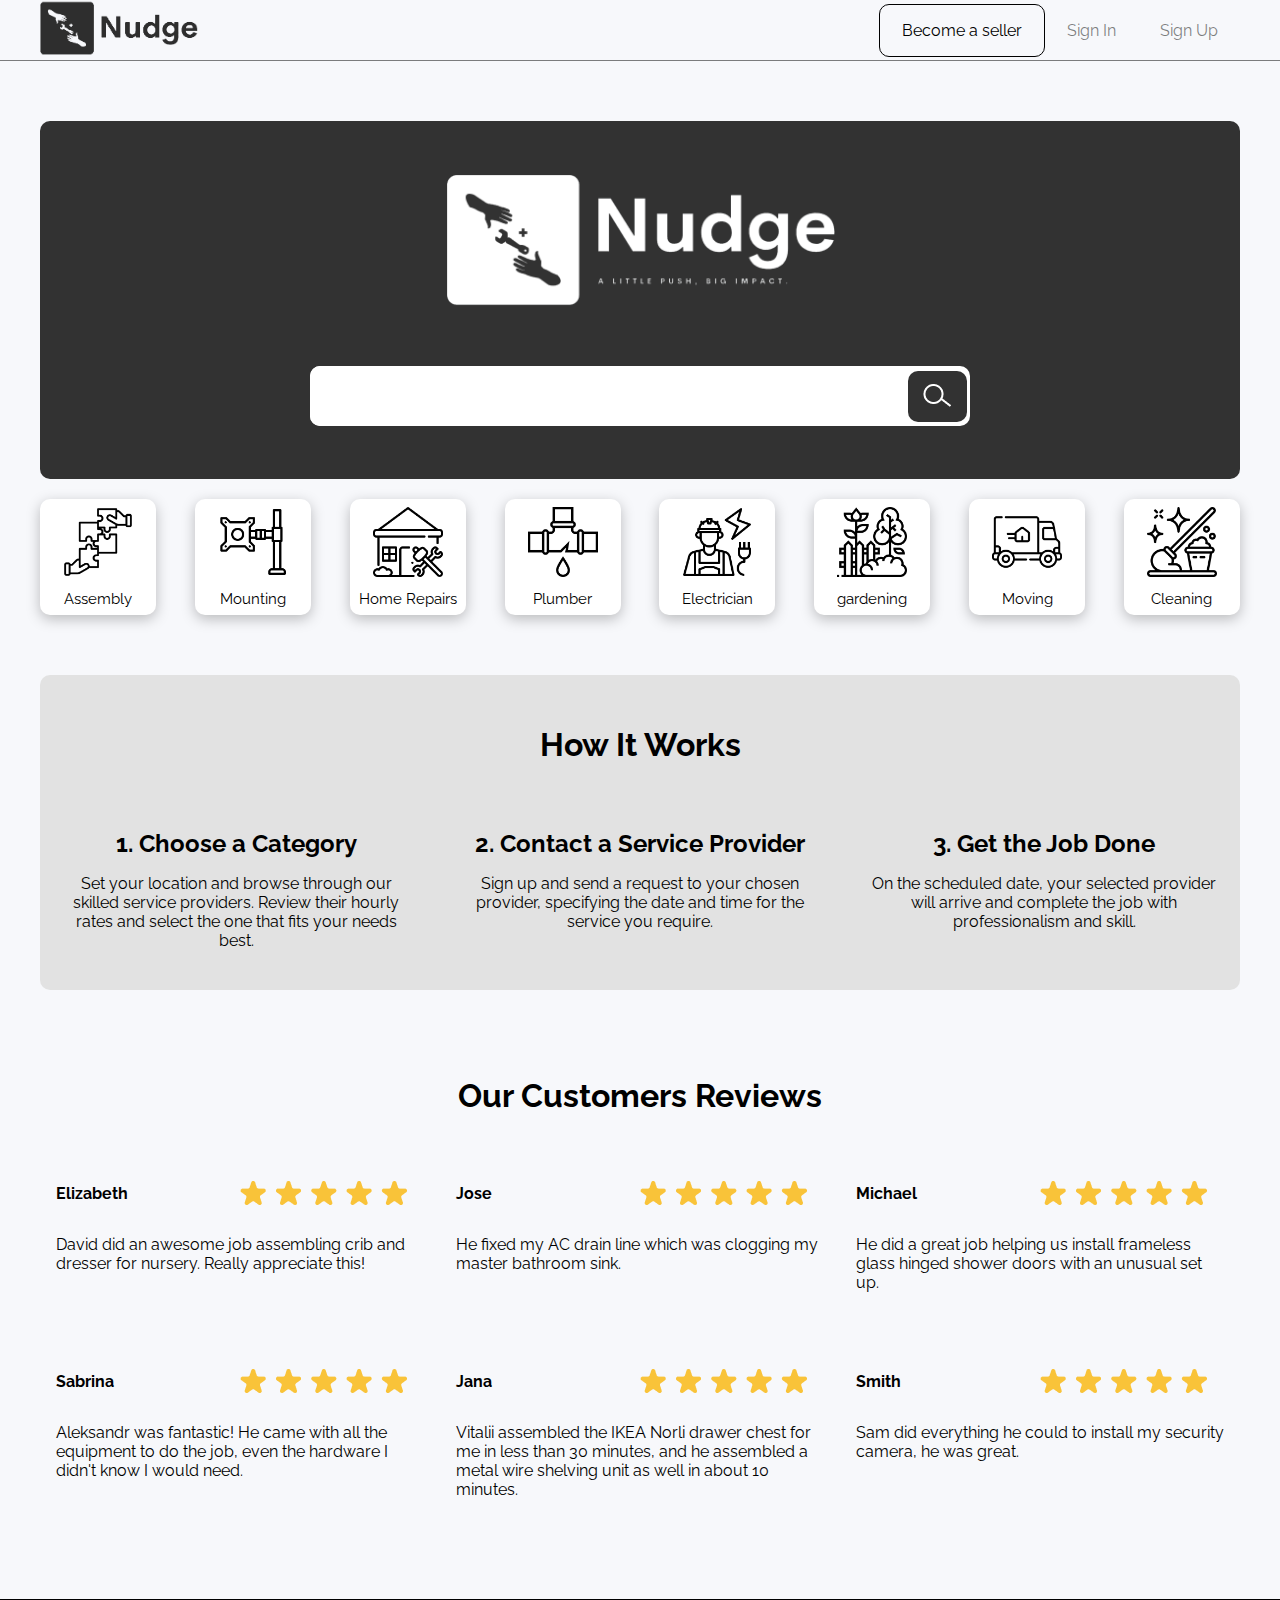
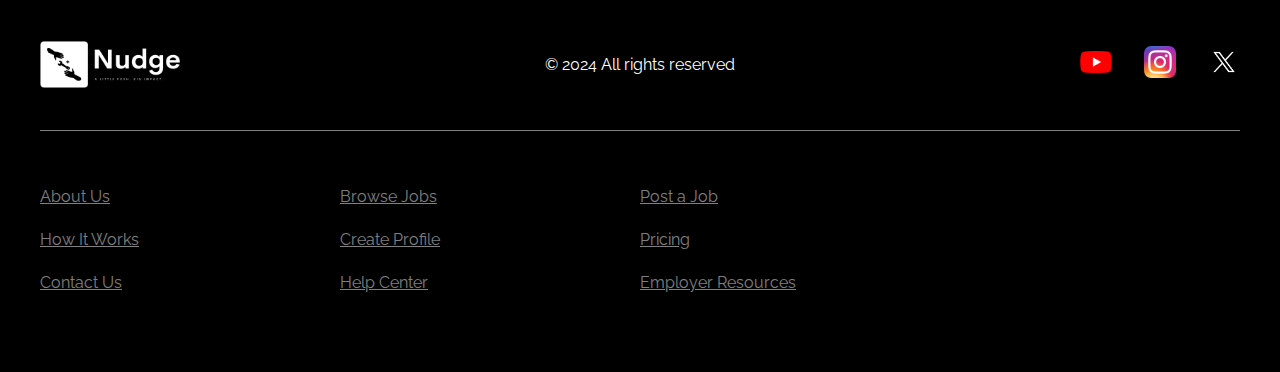
<file: index.html>
<!DOCTYPE html>
<html lang="en">
  <head>
    <meta charset="UTF-8" />
    <meta name="viewport" content="width=device-width, initial-scale=1.0" />
    <title>Nudge</title>
    <link rel="stylesheet" href="./styles.css" />
    <link rel="preconnect" href="https://fonts.googleapis.com" />
    <link rel="preconnect" href="https://fonts.gstatic.com" crossorigin />
    <link
      href="https://fonts.googleapis.com/css2?family=Open+Sans:ital,wght@0,300..800;1,300..800&family=Raleway:ital,wght@0,100..900;1,100..900&display=swap"
      rel="stylesheet"
    />
  </head>
  <body>
    <header>
      <nav>
        <div class="in-nav">
          <div class="nav-logo">
            <a id="img-link" href="./index.html"
              ><img src="logo.png" alt="logo"
            /></a>
          </div>
          <ul class="nav-menu">
            <li class="nav-button nav-item">
              <a href="become_seller.html">Become a seller</a>
            </li>
            <li class="nav-item"><a href="./sign_in.html"> Sign In</a></li>
            <li class="nav-item"><a href="./sign_up.html">Sign Up</a></li>
          </ul>

          <div class="humburger">
            <span class="bar"></span>
            <span class="bar"></span>
            <span class="bar"></span>
          </div>
        </div>
      </nav>
    </header>

    <main>
      <section class="main-header-section">
        <div class="main-logo-img-container">
          <img class="main-logo" src="./main logo.png" alt="main-logo" />
          <form action="">
            <div class="search-bar">
              <input type="search" />
              <button type="button">
                <img src="./Group 1.png" alt="search" id="search-icon" />
              </button>
            </div>
          </form>
        </div>
      </section>

      <section class="service-cards">
        <ul>
          <li>
            <a class="service-card" href="assembly.html">
              <img
                class="icon-img"
                src="icons/contribution.png"
                alt="assembly"
              />
              <p>Assembly</p>
            </a>
          </li>
          <li>
            <a class="service-card" href="mounting.html">
              <img class="icon-img" src="icons/desktop.png" alt="Mounting" />
              <p>Mounting</p>
            </a>
          </li>
          <li>
            <a class="service-card" href="home_repair.html">
              <img
                class="icon-img"
                src="icons/home-repair.png"
                alt="Home repairs"
              />
              <p>Home Repairs</p>
            </a>
          </li>
          <li>
            <a class="service-card" href="Plumber.html">
              <img class="icon-img" src="icons/leak.png" alt="Plumber" />
              <p>Plumber</p>
            </a>
          </li>
          <li>
            <a class="service-card" href="electrician.html">
              <img
                class="icon-img"
                src="icons/electrician.png"
                alt="Electrician"
              />
              <p>Electrician</p>
            </a>
          </li>
          <li>
            <a class="service-card" href="gardening.html">
              <img class="icon-img" src="icons/park.png" alt="Gardening" />
              <p>gardening</p>
            </a>
          </li>
          <li>
            <a class="service-card" href="moving.html">
              <img class="icon-img" src="icons/moving-truck.png" alt="Moving" />
              <p>Moving</p>
            </a>
          </li>
          <li>
            <a class="service-card" href="cleaning.html">
              <img class="icon-img" src="icons/mop.png" alt="Cleaning" />
              <p>Cleaning</p>
            </a>
          </li>
        </ul>
      </section>

      <section class="how-works">
        <div class="header">
          <h2 class="how-title">How It Works</h2>
        </div>
        <div class="step">
          <h3>1. Choose a Category</h3>
          <p>
            Set your location and browse through our skilled service providers.
            Review their hourly rates and select the one that fits your needs
            best.
          </p>
        </div>
        <div class="step">
          <h3>2. Contact a Service Provider</h3>
          <p>
            Sign up and send a request to your chosen provider, specifying the
            date and time for the service you require.
          </p>
        </div>
        <div class="step">
          <h3>3. Get the Job Done</h3>
          <p>
            On the scheduled date, your selected provider will arrive and
            complete the job with professionalism and skill.
          </p>
        </div>
      </section>

      <section class="reviews">
        <h2>Our Customers Reviews</h2>
        <div class="review-card">
          <div class="name-stars">
            <p><b>Elizabeth</b></p>
            <img src="icons/5 Starts.png" alt="5 star rating" />
          </div>
          <p>
            David did an awesome job assembling crib and dresser for nursery.
            Really appreciate this!
          </p>
        </div>
        <div class="review-card">
          <div class="name-stars">
            <p><b>Jose</b></p>
            <img src="icons/5 Starts.png" alt="5 star rating" />
          </div>
          <p>
            He fixed my AC drain line which was clogging my master bathroom
            sink.
          </p>
        </div>
        <div class="review-card">
          <div class="name-stars">
            <p><b>Michael</b></p>
            <img src="icons/5 Starts.png" alt="5 star rating" />
          </div>
          <p>
            He did a great job helping us install frameless glass hinged shower
            doors with an unusual set up.
          </p>
        </div>
        <div class="review-card">
          <div class="name-stars">
            <p><b>Sabrina</b></p>
            <img src="icons/5 Starts.png" alt="5 star rating" />
          </div>
          <p>
            Aleksandr was fantastic! He came with all the equipment to do the
            job, even the hardware I didn't know I would need.
          </p>
        </div>
        <div class="review-card">
          <div class="name-stars">
            <p><b>Jana</b></p>
            <img src="icons/5 Starts.png" alt="5 star rating" />
          </div>
          <p>
            Vitalii assembled the IKEA Norli drawer chest for me in less than 30
            minutes, and he assembled a metal wire shelving unit as well in
            about 10 minutes.
          </p>
        </div>
        <div class="review-card">
          <div class="name-stars">
            <p><b>Smith</b></p>
            <img src="icons/5 Starts.png" alt="5 star rating" />
          </div>
          <p>
            Sam did everything he could to install my security camera, he was
            great.
          </p>
        </div>
      </section>
    </main>
    <footer>
      <div class="footer-content">
        <div class="logo-social-media">
          <img class="company-logo" src="main logo.png" alt="footer-logo" />
          <p>&#169; 2024 All rights reserved</p>
          <ul>
            <li>
              <a href=""
                ><img
                  src="./icons/youtube-play-button-computer-icons-youtube-youtube-logo-angle-rectangle-thumbnail.png"
                  alt="link to youtube"
              /></a>
            </li>
            <li>
              <a href=""
                ><img src="./icons/Instagram_icon.png" alt="link to Instagram"
              /></a>
            </li>
            <li>
              <a href=""
                ><img src="./icons/twitter-x-logo.png" alt="link to Twitter"
              /></a>
            </li>
          </ul>
        </div>
        <div class="line"></div>
        <div class="all-links">
          <ul>
            <li><a href="/about-us">About Us</a></li>
            <li><a href="/how-it-works">How It Works</a></li>
            <li><a href="/contact-us">Contact Us</a></li>
          </ul>

          <ul>
            <li><a href="/browse-jobs">Browse Jobs</a></li>
            <li><a href="/create-profile">Create Profile</a></li>
            <li><a href="/help-center">Help Center</a></li>
          </ul>

          <ul>
            <li><a href="/post-a-job">Post a Job</a></li>
            <li><a href="/pricing">Pricing</a></li>
            <li><a href="/employer-resources">Employer Resources</a></li>
          </ul>
        </div>
      </div>
    </footer>
  </body>
  <script src="script.js"></script>
</html>
</file>
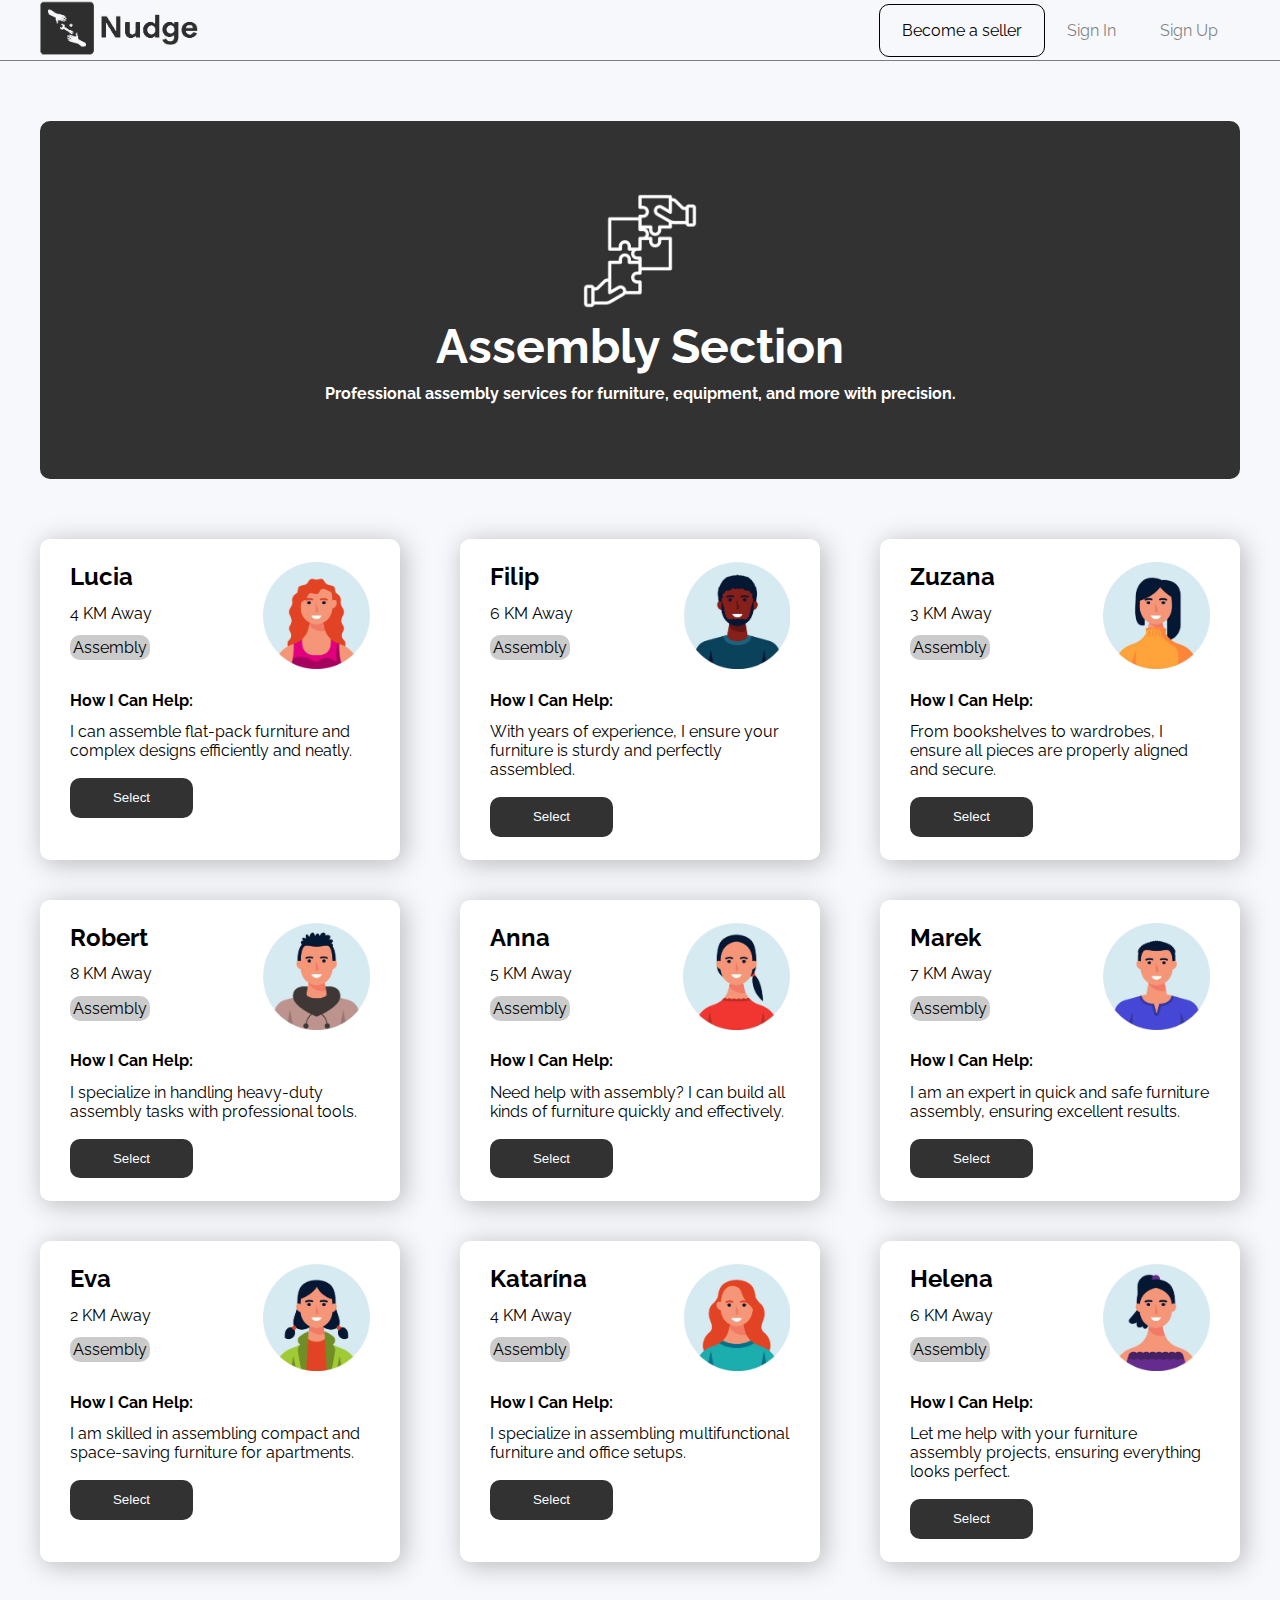
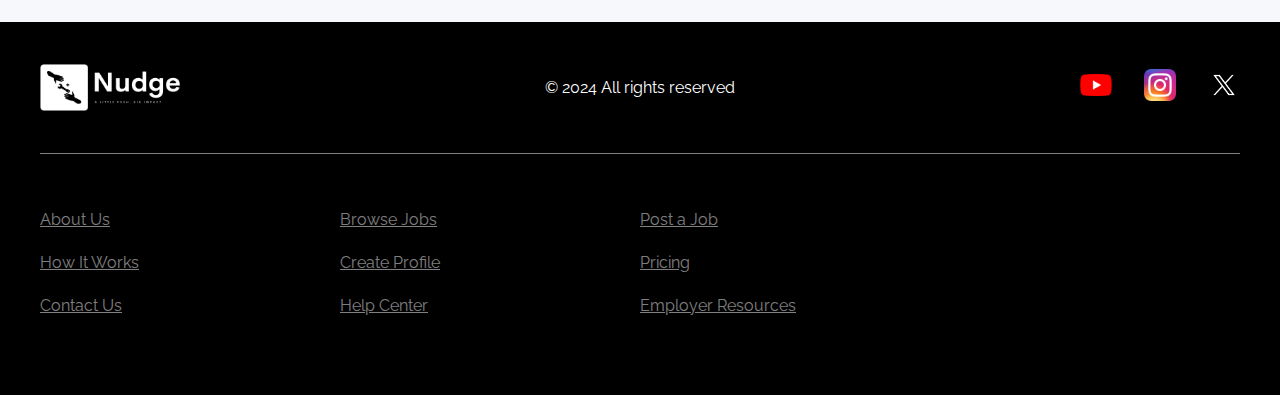
<file: assembly.html>
<!DOCTYPE html>
<html lang="en">
  <head>
    <meta charset="UTF-8" />
    <meta name="viewport" content="width=device-width, initial-scale=1.0" />
    <title>Nudge</title>
    <link rel="stylesheet" href="./styles.css" />
    <link rel="preconnect" href="https://fonts.googleapis.com" />
    <link rel="preconnect" href="https://fonts.gstatic.com" crossorigin />
    <link
      href="https://fonts.googleapis.com/css2?family=Open+Sans:ital,wght@0,300..800;1,300..800&family=Raleway:ital,wght@0,100..900;1,100..900&display=swap"
      rel="stylesheet"
    />
  </head>
  <body>
    <header>
      <nav>
        <div class="in-nav">
          <div class="nav-logo">
            <a id="img-link" href="./index.html"
              ><img src="logo.png" alt="logo"
            /></a>
          </div>
          <ul class="nav-menu">
            <li class="nav-button nav-item"><a href="become_seller.html">Become a seller</a></li>
            <li class="nav-item"><a href="sign_in.html"> Sign In</a></li>
            <li class="nav-item"><a href="sign_up.html">Sign Up</a></li>
          </ul>

          <div class="humburger">
            <span class="bar"></span>
            <span class="bar"></span>
            <span class="bar"></span>
          </div>
        </div>
      </nav>
    </header>
    <main>
    
      <section class="main-header-section">
        <div class="section-icon">
          <img src="./icons/w/contribution copy.png" alt="assembly icon">
        </div>
        <h1 class="main-title">Assembly Section</h1>
        <p class="page-description"><b>Professional assembly services for furniture, equipment, and more with precision.</b></p>
        </div>
      </section>
      <section class="seller-section">

        <div class="seller-card">
          <div class="name-and-profile">
            <h3 class="seller-name">Lucia</h3>
            <p class="seler-distance">4 KM Away</p>
            <p class="seller-tag">Assembly</p>
            <img src="./profile-pic/3.png" class="seller-picture" alt="profile picture">
          </div>
          <div class="profile-description">
            <p><b>How I Can Help:</b></p>
            <p>I can assemble flat-pack furniture and complex designs efficiently and neatly.</p>
          </div>
          <button class="select-seller-button">Select</button>
        </div>
        
        <div class="seller-card">
          <div class="name-and-profile">
            <h3 class="seller-name">Filip</h3>
            <p class="seler-distance">6 KM Away</p>
            <p class="seller-tag">Assembly</p>
            <img src="./profile-pic/5.png" class="seller-picture" alt="profile picture">
          </div>
          <div class="profile-description">
            <p><b>How I Can Help:</b></p>
            <p>With years of experience, I ensure your furniture is sturdy and perfectly assembled.</p>
          </div>
          <button class="select-seller-button">Select</button>
        </div>
        
        <div class="seller-card">
          <div class="name-and-profile">
            <h3 class="seller-name">Zuzana</h3>
            <p class="seler-distance">3 KM Away</p>
            <p class="seller-tag">Assembly</p>
            <img src="./profile-pic/1.png" class="seller-picture" alt="profile picture">
          </div>
          <div class="profile-description">
            <p><b>How I Can Help:</b></p>
            <p>From bookshelves to wardrobes, I ensure all pieces are properly aligned and secure.</p>
          </div>
          <button class="select-seller-button">Select</button>
        </div>
        
        <div class="seller-card">
          <div class="name-and-profile">
            <h3 class="seller-name">Robert</h3>
            <p class="seler-distance">8 KM Away</p>
            <p class="seller-tag">Assembly</p>
            <img src="./profile-pic/8.png" class="seller-picture" alt="profile picture">
          </div>
          <div class="profile-description">
            <p><b>How I Can Help:</b></p>
            <p>I specialize in handling heavy-duty assembly tasks with professional tools.</p>
          </div>
          <button class="select-seller-button">Select</button>
        </div>
        
        <div class="seller-card">
          <div class="name-and-profile">
            <h3 class="seller-name">Anna</h3>
            <p class="seler-distance">5 KM Away</p>
            <p class="seller-tag">Assembly</p>
            <img src="./profile-pic/9.png" class="seller-picture" alt="profile picture">
          </div>
          <div class="profile-description">
            <p><b>How I Can Help:</b></p>
            <p>Need help with assembly? I can build all kinds of furniture quickly and effectively.</p>
          </div>
          <button class="select-seller-button">Select</button>
        </div>
        
        <div class="seller-card">
          <div class="name-and-profile">
            <h3 class="seller-name">Marek</h3>
            <p class="seler-distance">7 KM Away</p>
            <p class="seller-tag">Assembly</p>
            <img src="./profile-pic/2.png" class="seller-picture" alt="profile picture">
          </div>
          <div class="profile-description">
            <p><b>How I Can Help:</b></p>
            <p>I am an expert in quick and safe furniture assembly, ensuring excellent results.</p>
          </div>
          <button class="select-seller-button">Select</button>
        </div>
        
        <div class="seller-card">
          <div class="name-and-profile">
            <h3 class="seller-name">Eva</h3>
            <p class="seler-distance">2 KM Away</p>
            <p class="seller-tag">Assembly</p>
            <img src="./profile-pic/6.png" class="seller-picture" alt="profile picture">
          </div>
          <div class="profile-description">
            <p><b>How I Can Help:</b></p>
            <p>I am skilled in assembling compact and space-saving furniture for apartments.</p>
          </div>
          <button class="select-seller-button">Select</button>
        </div>
        
        <div class="seller-card">
          <div class="name-and-profile">
            <h3 class="seller-name">Katarína</h3>
            <p class="seler-distance">4 KM Away</p>
            <p class="seller-tag">Assembly</p>
            <img src="./profile-pic/7.png" class="seller-picture" alt="profile picture">
          </div>
          <div class="profile-description">
            <p><b>How I Can Help:</b></p>
            <p>I specialize in assembling multifunctional furniture and office setups.</p>
          </div>
          <button class="select-seller-button">Select</button>
        </div>
        
        <div class="seller-card">
          <div class="name-and-profile">
            <h3 class="seller-name">Helena</h3>
            <p class="seler-distance">6 KM Away</p>
            <p class="seller-tag">Assembly</p>
            <img src="./profile-pic/4.png" class="seller-picture" alt="profile picture">
          </div>
          <div class="profile-description">
            <p><b>How I Can Help:</b></p>
            <p>Let me help with your furniture assembly projects, ensuring everything looks perfect.</p>
          </div>
          <button class="select-seller-button">Select</button>
        </div>
        

      </section>

      </main>

      <footer>
        <div class="footer-content">
          <div class="logo-social-media">
            <img class="company-logo" src="main logo.png" alt="footer-logo">
            <p>&#169; 2024 All rights reserved</p>
            <ul>
              <li><a href=""><img src="./icons/youtube-play-button-computer-icons-youtube-youtube-logo-angle-rectangle-thumbnail.png" alt="link to youtube"></a></li>
              <li><a href=""><img src="./icons/Instagram_icon.png" alt="link to Instagram"></a></li>
              <li><a href=""><img src="./icons/twitter-x-logo.png" alt="link to Twitter"></a></li>
            </ul>
          </div>
          <div class="line"></div>
          <div class="all-links">
            
            <ul>
              <li><a href="/about-us">About Us</a></li>
              <li><a href="/how-it-works">How It Works</a></li>
              <li><a href="/contact-us">Contact Us</a></li>
            </ul>
      
            
            <ul>
              <li><a href="/browse-jobs">Browse Jobs</a></li>
              <li><a href="/create-profile">Create Profile</a></li>
              <li><a href="/help-center">Help Center</a></li>
            </ul>
      
            
            <ul>
              <li><a href="/post-a-job">Post a Job</a></li>
              <li><a href="/pricing">Pricing</a></li>
              <li><a href="/employer-resources">Employer Resources</a></li>
            </ul>
          </div>
        </div>
      </footer>

  </body>
  <script src="script.js"></script>
</html>
</file>
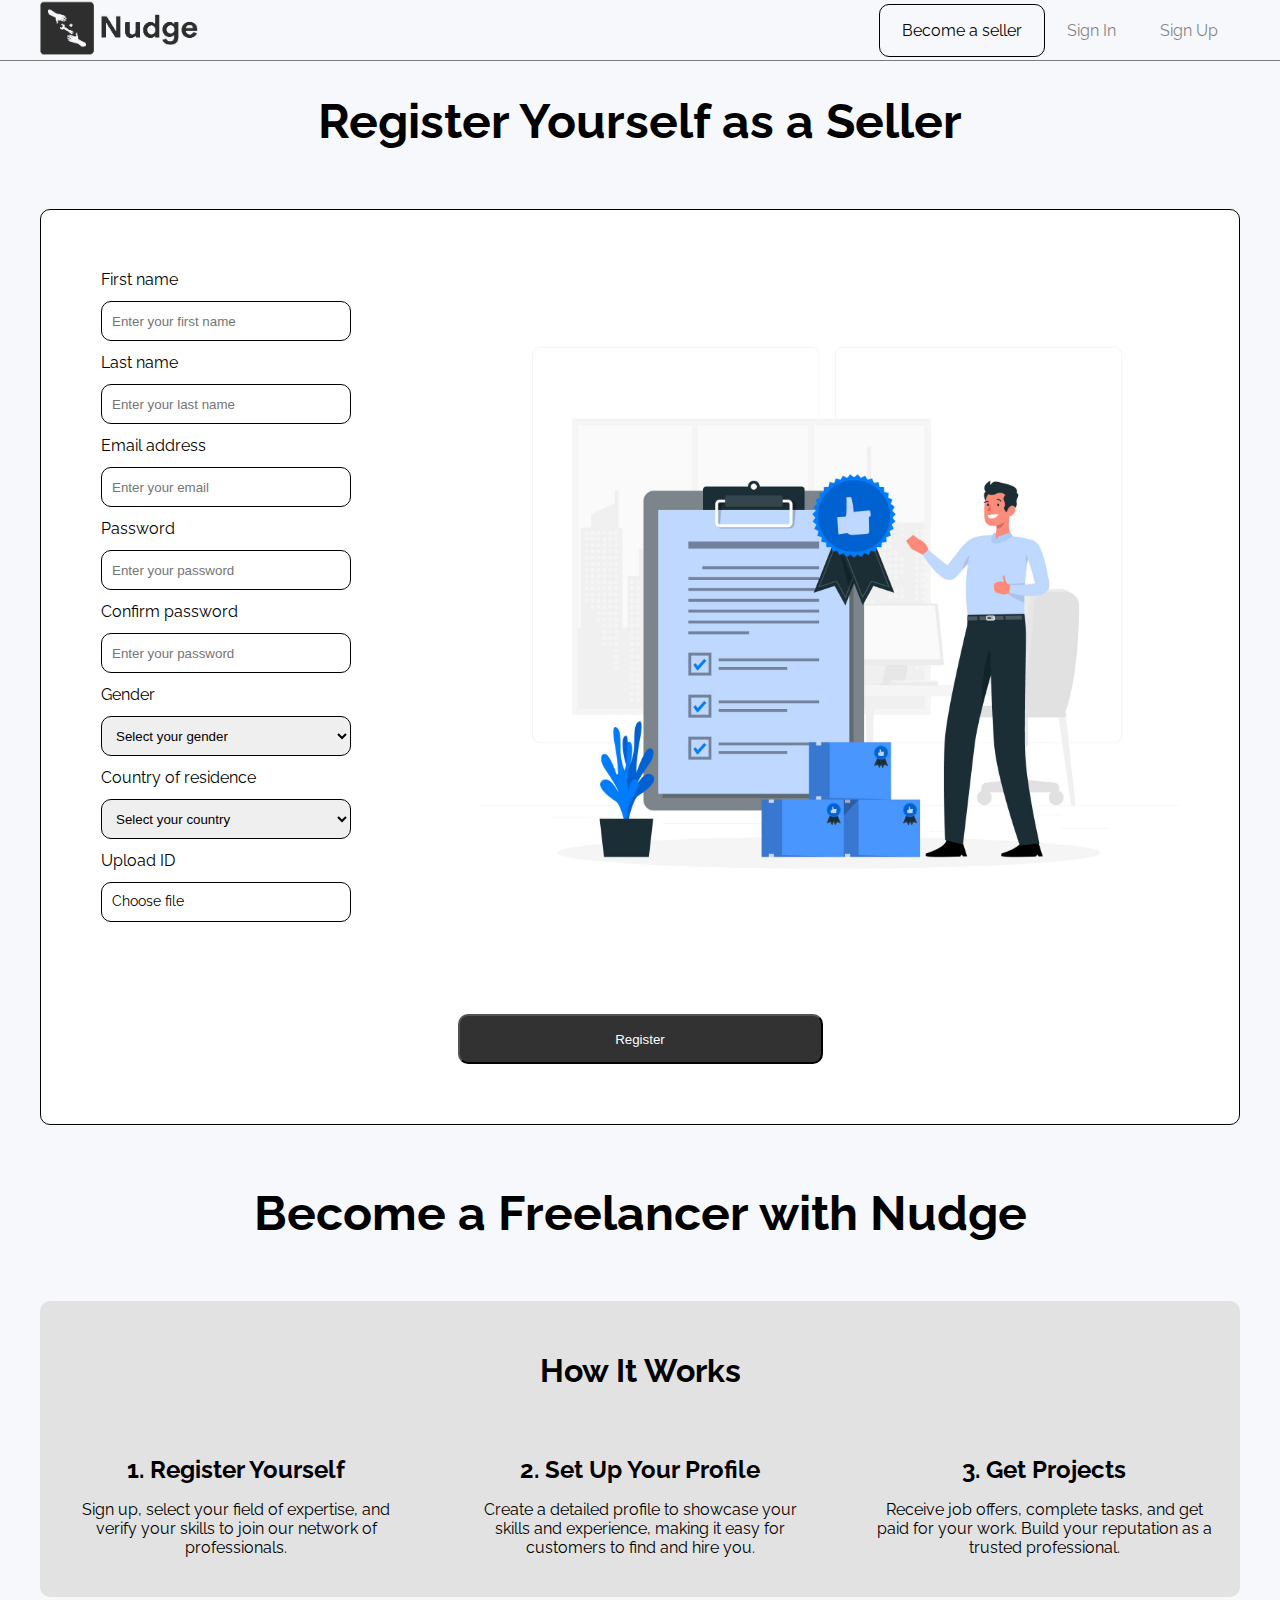
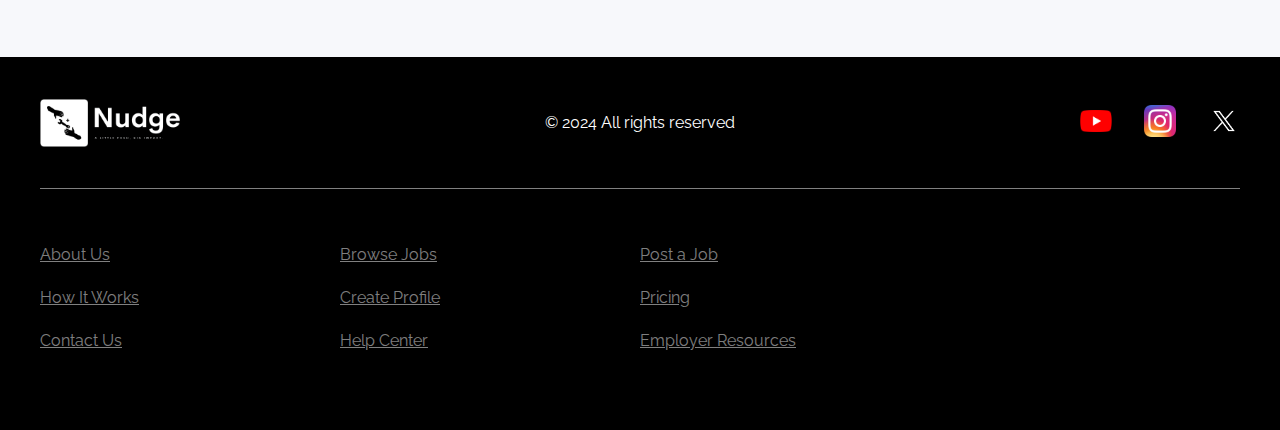
<file: become_seller.html>
<!DOCTYPE html>
<html lang="en">
  <head>
    <meta charset="UTF-8" />
    <meta name="viewport" content="width=device-width, initial-scale=1.0" />
    <title>Nudge</title>
    <link rel="stylesheet" href="./styles.css" />
    <link rel="preconnect" href="https://fonts.googleapis.com" />
    <link rel="preconnect" href="https://fonts.gstatic.com" crossorigin />
    <link
      href="https://fonts.googleapis.com/css2?family=Open+Sans:ital,wght@0,300..800;1,300..800&family=Raleway:ital,wght@0,100..900;1,100..900&display=swap"
      rel="stylesheet"
    />
  </head>
  <body>
    <header>
      <nav>
        <div class="in-nav">
          <div class="nav-logo">
            <a id="img-link" href="./index.html"
              ><img src="logo.png" alt="logo"
            /></a>
          </div>
          <ul class="nav-menu">
            <li class="nav-button nav-item"><a href="become_seller.html">Become a seller</a></li>
            <li class="nav-item"><a href="./sign_in.html"> Sign In</a></li>
            <li class="nav-item"><a href="./sign_up.html">Sign Up</a></li>
          </ul>

          <div class="humburger">
            <span class="bar"></span>
            <span class="bar"></span>
            <span class="bar"></span>
          </div>
        </div>
      </nav>
    </header>
    
    <main>
      <section class="register-section">
      <h1>Register Yourself as a Seller</h1>
      <div class="register-container">
        <div class="register-input-container">
          <form class="form-inputs">
            <label for="first_name">First name</label>
            <input type="text" id="first_name" name="first_name" placeholder="Enter your first name">
            
            <label for="last_name">Last name</label>
            <input type="text" id="last_name" name="last_name" placeholder="Enter your last name">
            
            <label for="email_address">Email address</label>
            <input type="email" id="email_address" name="email" placeholder="Enter your email">
          
            <label for="password">Password</label>
            <input type="password" name="password" id="password" placeholder="Enter your password">

            <label for="password-confirm">Confirm password</label>
            <input type="password" name="password" id="password-confirm" placeholder="Enter your password">

            <label for="gender">Gender</label>
              <select name="gender" id="gender">
                <option value="not_selected">Select your gender</option>
                <option value="male">Male</option>
                <option value="female">Female</option>
              </select>

            <label for="countires">Country of residence</label>
            <select name="countries" id="countires">
              <option value="not_selected">Select your country</option>
              <option value="afghanistan">Afghanistan</option>
              <option value="slovakia">Slovakia</option>
              <option value="germany">Germany</option>
              <option value="france">France</option>
              <option value="span">Spain</option>
              <option value="poland">Poland</option>
              </select>
              <label for="upload_id">Upload ID</label>
              <label for="upload_id" class="upload">Choose file</label>
              <input type="file" name="id" id="upload_id">
          
            
          </form>
        </div>
        <div class="picture-container">
          <img class="register-picture" src="illustrations/Regist.jpg" alt="Sign in illustration">
        </div>
        <button class="outside-button">Register</button>
      </div>
      
      </section>
      <section class="register-freelancer">
        <h1>Become a Freelancer with Nudge</h1>
        <section class="how-works">
          <div class="header">
            <h2>How It Works</h2>
          </div>
          <div class="step">
            <h3>1. Register Yourself</h3>
            <p>Sign up, select your field of expertise, and verify your skills to join our network of professionals.</p>
          </div>
          <div class="step">
            <h3>2. Set Up Your Profile</h3>
            <p>Create a detailed profile to showcase your skills and experience, making it easy for customers to find and hire you.</p>
          </div>
          <div class="step">
            <h3>3. Get Projects</h3>
            <p>Receive job offers, complete tasks, and get paid for your work. Build your reputation as a trusted professional.</p>
          </div>
        </section>        
    </section>
    
    </main>
    
    <footer>
      <div class="footer-content">
        <div class="logo-social-media">
          <img class="company-logo" src="main logo.png" alt="footer-logo">
          <p>&#169; 2024 All rights reserved</p>
          <ul>
            <li><a href=""><img src="./icons/youtube-play-button-computer-icons-youtube-youtube-logo-angle-rectangle-thumbnail.png" alt="link to youtube"></a></li>
            <li><a href=""><img src="./icons/Instagram_icon.png" alt="link to Instagram"></a></li>
            <li><a href=""><img src="./icons/twitter-x-logo.png" alt="link to Twitter"></a></li>
          </ul>
        </div>
        <div class="line"></div>
        <div class="all-links">

          <ul>
            <li><a href="/about-us">About Us</a></li>
            <li><a href="/how-it-works">How It Works</a></li>
            <li><a href="/contact-us">Contact Us</a></li>
          </ul>
    

          <ul>
            <li><a href="/browse-jobs">Browse Jobs</a></li>
            <li><a href="/create-profile">Create Profile</a></li>
            <li><a href="/help-center">Help Center</a></li>
          </ul>
    
          <ul>
            <li><a href="/post-a-job">Post a Job</a></li>
            <li><a href="/pricing">Pricing</a></li>
            <li><a href="/employer-resources">Employer Resources</a></li>
          </ul>
        </div>
      </div>
    </footer>
    
  </body>
  <script src="script.js"></script>
</html>

  </body>
</html>
</file>
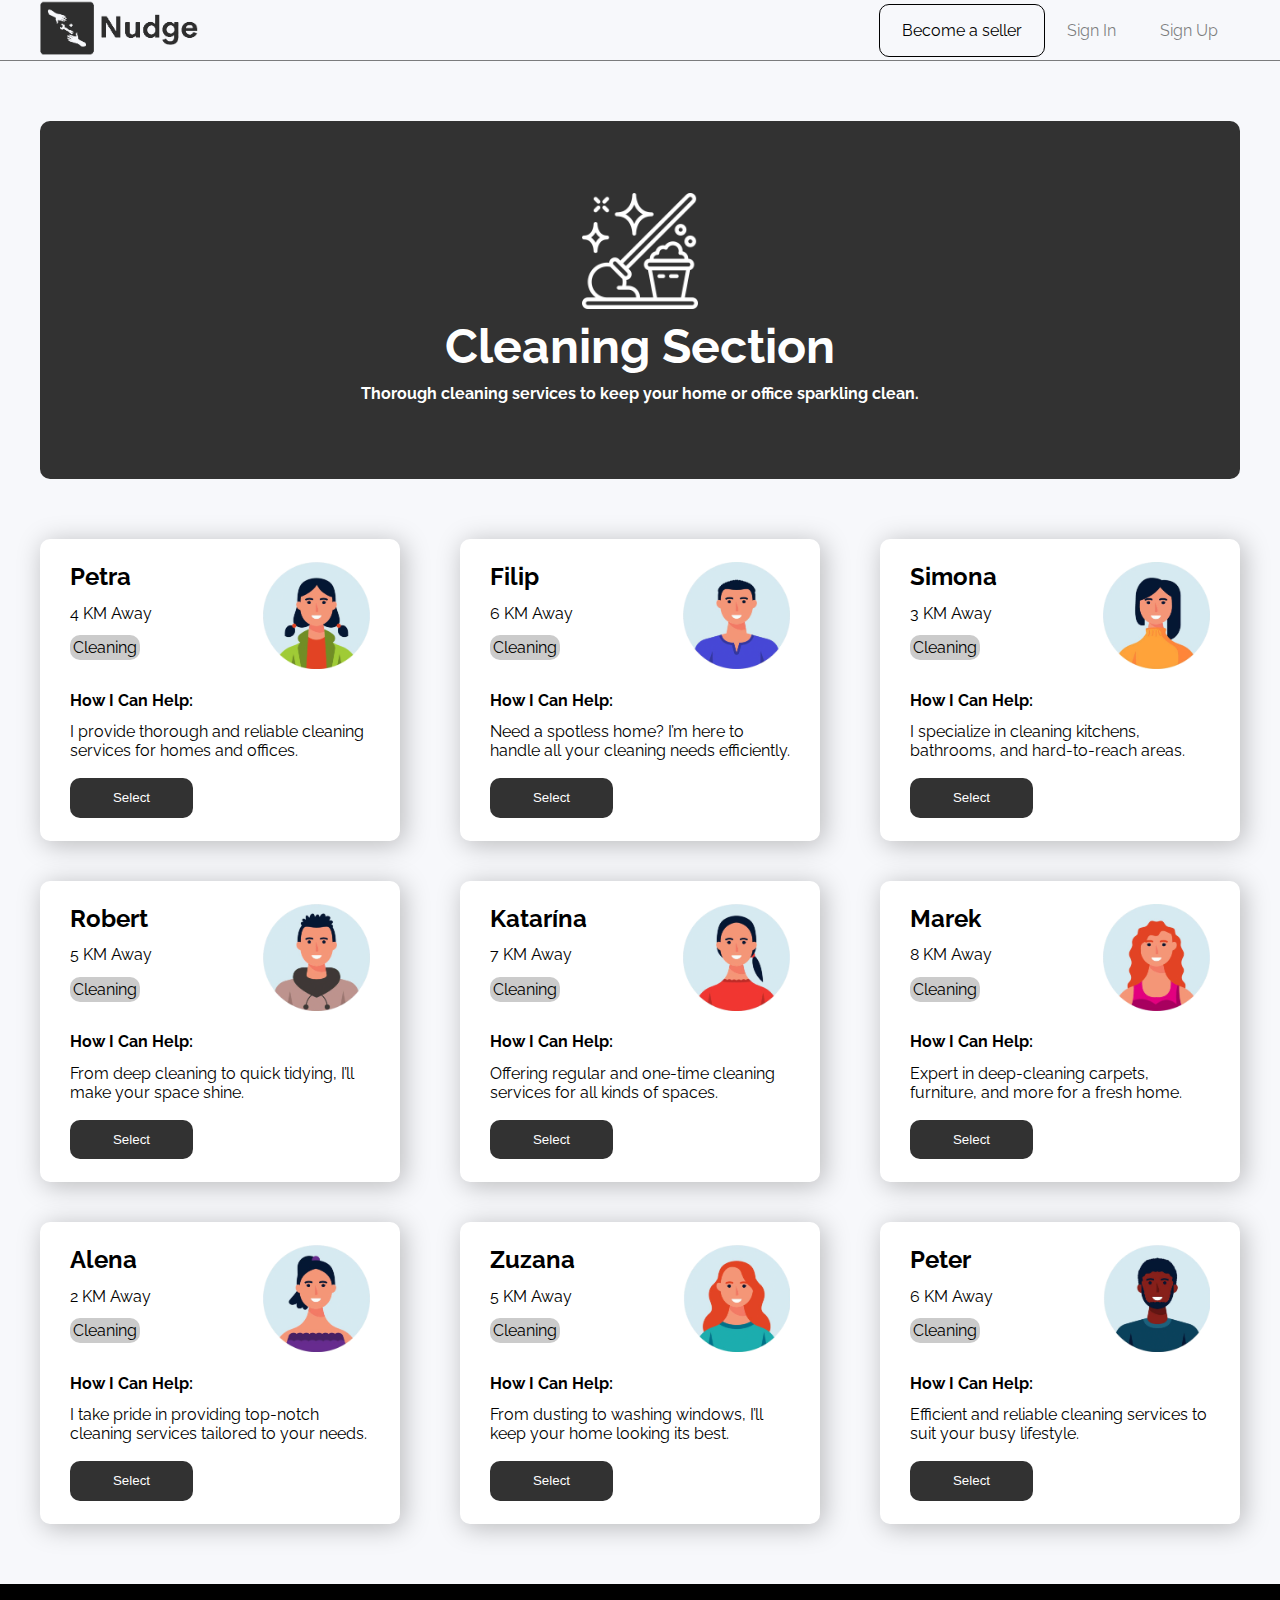
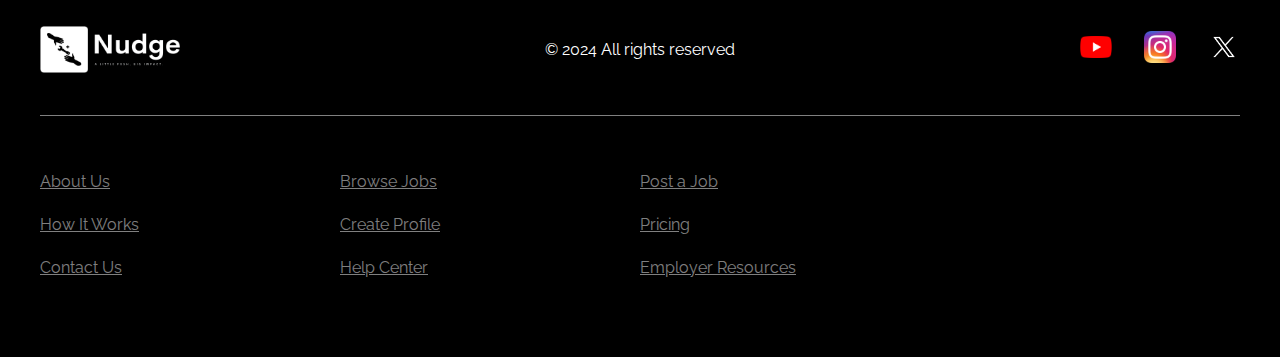
<file: cleaning.html>
<!DOCTYPE html>
<html lang="en">
  <head>
    <meta charset="UTF-8" />
    <meta name="viewport" content="width=device-width, initial-scale=1.0" />
    <title>Nudge</title>
    <link rel="stylesheet" href="./styles.css" />
    <link rel="preconnect" href="https://fonts.googleapis.com" />
    <link rel="preconnect" href="https://fonts.gstatic.com" crossorigin />
    <link
      href="https://fonts.googleapis.com/css2?family=Open+Sans:ital,wght@0,300..800;1,300..800&family=Raleway:ital,wght@0,100..900;1,100..900&display=swap"
      rel="stylesheet"
    />
  </head>
  <body>
    <header>
      <nav>
        <div class="in-nav">
          <div class="nav-logo">
            <a id="img-link" href="./index.html"
              ><img src="logo.png" alt="logo"
            /></a>
          </div>
          <ul class="nav-menu">
            <li class="nav-button nav-item"><a href="become_seller.html">Become a seller</a></li>
            <li class="nav-item"><a href="sign_in.html"> Sign In</a></li>
            <li class="nav-item"><a href="sign_up.html">Sign Up</a></li>
          </ul>

          <div class="humburger">
            <span class="bar"></span>
            <span class="bar"></span>
            <span class="bar"></span>
          </div>
        </div>
      </nav>
    </header>
    <main>
    
      <section class="main-header-section">
        <div class="section-icon">
          <img src="./icons/w/mop.png" alt="Cleaning icon">
        </div>
        <h1 class="main-title">Cleaning Section</h1>
        <p class="page-description"><b>Thorough cleaning services to keep your home or office sparkling clean.</b></p>

        </div>
      </section>
      <section class="seller-section">

        <div class="seller-card">
          <div class="name-and-profile">
            <h3 class="seller-name">Petra</h3>
            <p class="seler-distance">4 KM Away</p>
            <p class="seller-tag">Cleaning</p>
            <img src="./profile-pic/6.png" class="seller-picture" alt="profile picture">
          </div>
          <div class="profile-description">
            <p><b>How I Can Help:</b></p>
            <p>I provide thorough and reliable cleaning services for homes and offices.</p>
          </div>
          <button class="select-seller-button">Select</button>
        </div>
        
        <div class="seller-card">
          <div class="name-and-profile">
            <h3 class="seller-name">Filip</h3>
            <p class="seler-distance">6 KM Away</p>
            <p class="seller-tag">Cleaning</p>
            <img src="./profile-pic/2.png" class="seller-picture" alt="profile picture">
          </div>
          <div class="profile-description">
            <p><b>How I Can Help:</b></p>
            <p>Need a spotless home? I’m here to handle all your cleaning needs efficiently.</p>
          </div>
          <button class="select-seller-button">Select</button>
        </div>
        
        <div class="seller-card">
          <div class="name-and-profile">
            <h3 class="seller-name">Simona</h3>
            <p class="seler-distance">3 KM Away</p>
            <p class="seller-tag">Cleaning</p>
            <img src="./profile-pic/1.png" class="seller-picture" alt="profile picture">
          </div>
          <div class="profile-description">
            <p><b>How I Can Help:</b></p>
            <p>I specialize in cleaning kitchens, bathrooms, and hard-to-reach areas.</p>
          </div>
          <button class="select-seller-button">Select</button>
        </div>
        
        <div class="seller-card">
          <div class="name-and-profile">
            <h3 class="seller-name">Robert</h3>
            <p class="seler-distance">5 KM Away</p>
            <p class="seller-tag">Cleaning</p>
            <img src="./profile-pic/8.png" class="seller-picture" alt="profile picture">
          </div>
          <div class="profile-description">
            <p><b>How I Can Help:</b></p>
            <p>From deep cleaning to quick tidying, I’ll make your space shine.</p>
          </div>
          <button class="select-seller-button">Select</button>
        </div>
        
        <div class="seller-card">
          <div class="name-and-profile">
            <h3 class="seller-name">Katarína</h3>
            <p class="seler-distance">7 KM Away</p>
            <p class="seller-tag">Cleaning</p>
            <img src="./profile-pic/9.png" class="seller-picture" alt="profile picture">
          </div>
          <div class="profile-description">
            <p><b>How I Can Help:</b></p>
            <p>Offering regular and one-time cleaning services for all kinds of spaces.</p>
          </div>
          <button class="select-seller-button">Select</button>
        </div>
        
        <div class="seller-card">
          <div class="name-and-profile">
            <h3 class="seller-name">Marek</h3>
            <p class="seler-distance">8 KM Away</p>
            <p class="seller-tag">Cleaning</p>
            <img src="./profile-pic/3.png" class="seller-picture" alt="profile picture">
          </div>
          <div class="profile-description">
            <p><b>How I Can Help:</b></p>
            <p>Expert in deep-cleaning carpets, furniture, and more for a fresh home.</p>
          </div>
          <button class="select-seller-button">Select</button>
        </div>
        
        <div class="seller-card">
          <div class="name-and-profile">
            <h3 class="seller-name">Alena</h3>
            <p class="seler-distance">2 KM Away</p>
            <p class="seller-tag">Cleaning</p>
            <img src="./profile-pic/4.png" class="seller-picture" alt="profile picture">
          </div>
          <div class="profile-description">
            <p><b>How I Can Help:</b></p>
            <p>I take pride in providing top-notch cleaning services tailored to your needs.</p>
          </div>
          <button class="select-seller-button">Select</button>
        </div>
        
        <div class="seller-card">
          <div class="name-and-profile">
            <h3 class="seller-name">Zuzana</h3>
            <p class="seler-distance">5 KM Away</p>
            <p class="seller-tag">Cleaning</p>
            <img src="./profile-pic/7.png" class="seller-picture" alt="profile picture">
          </div>
          <div class="profile-description">
            <p><b>How I Can Help:</b></p>
            <p>From dusting to washing windows, I’ll keep your home looking its best.</p>
          </div>
          <button class="select-seller-button">Select</button>
        </div>
        
        <div class="seller-card">
          <div class="name-and-profile">
            <h3 class="seller-name">Peter</h3>
            <p class="seler-distance">6 KM Away</p>
            <p class="seller-tag">Cleaning</p>
            <img src="./profile-pic/5.png" class="seller-picture" alt="profile picture">
          </div>
          <div class="profile-description">
            <p><b>How I Can Help:</b></p>
            <p>Efficient and reliable cleaning services to suit your busy lifestyle.</p>
          </div>
          <button class="select-seller-button">Select</button>
        </div>
        

      </section>

      </main>

      <footer>
        <div class="footer-content">
          <div class="logo-social-media">
            <img class="company-logo" src="main logo.png" alt="footer-logo">
            <p>&#169; 2024 All rights reserved</p>
            <ul>
              <li><a href=""><img src="./icons/youtube-play-button-computer-icons-youtube-youtube-logo-angle-rectangle-thumbnail.png" alt="link to youtube"></a></li>
              <li><a href=""><img src="./icons/Instagram_icon.png" alt="link to Instagram"></a></li>
              <li><a href=""><img src="./icons/twitter-x-logo.png" alt="link to Twitter"></a></li>
            </ul>
          </div>
          <div class="line"></div>
          <div class="all-links">
            
            <ul>
              <li><a href="/about-us">About Us</a></li>
              <li><a href="/how-it-works">How It Works</a></li>
              <li><a href="/contact-us">Contact Us</a></li>
            </ul>
      
            
            <ul>
              <li><a href="/browse-jobs">Browse Jobs</a></li>
              <li><a href="/create-profile">Create Profile</a></li>
              <li><a href="/help-center">Help Center</a></li>
            </ul>
      
            
            <ul>
              <li><a href="/post-a-job">Post a Job</a></li>
              <li><a href="/pricing">Pricing</a></li>
              <li><a href="/employer-resources">Employer Resources</a></li>
            </ul>
          </div>
        </div>
      </footer>

  </body>
  <script src="script.js"></script>
</html>
</file>
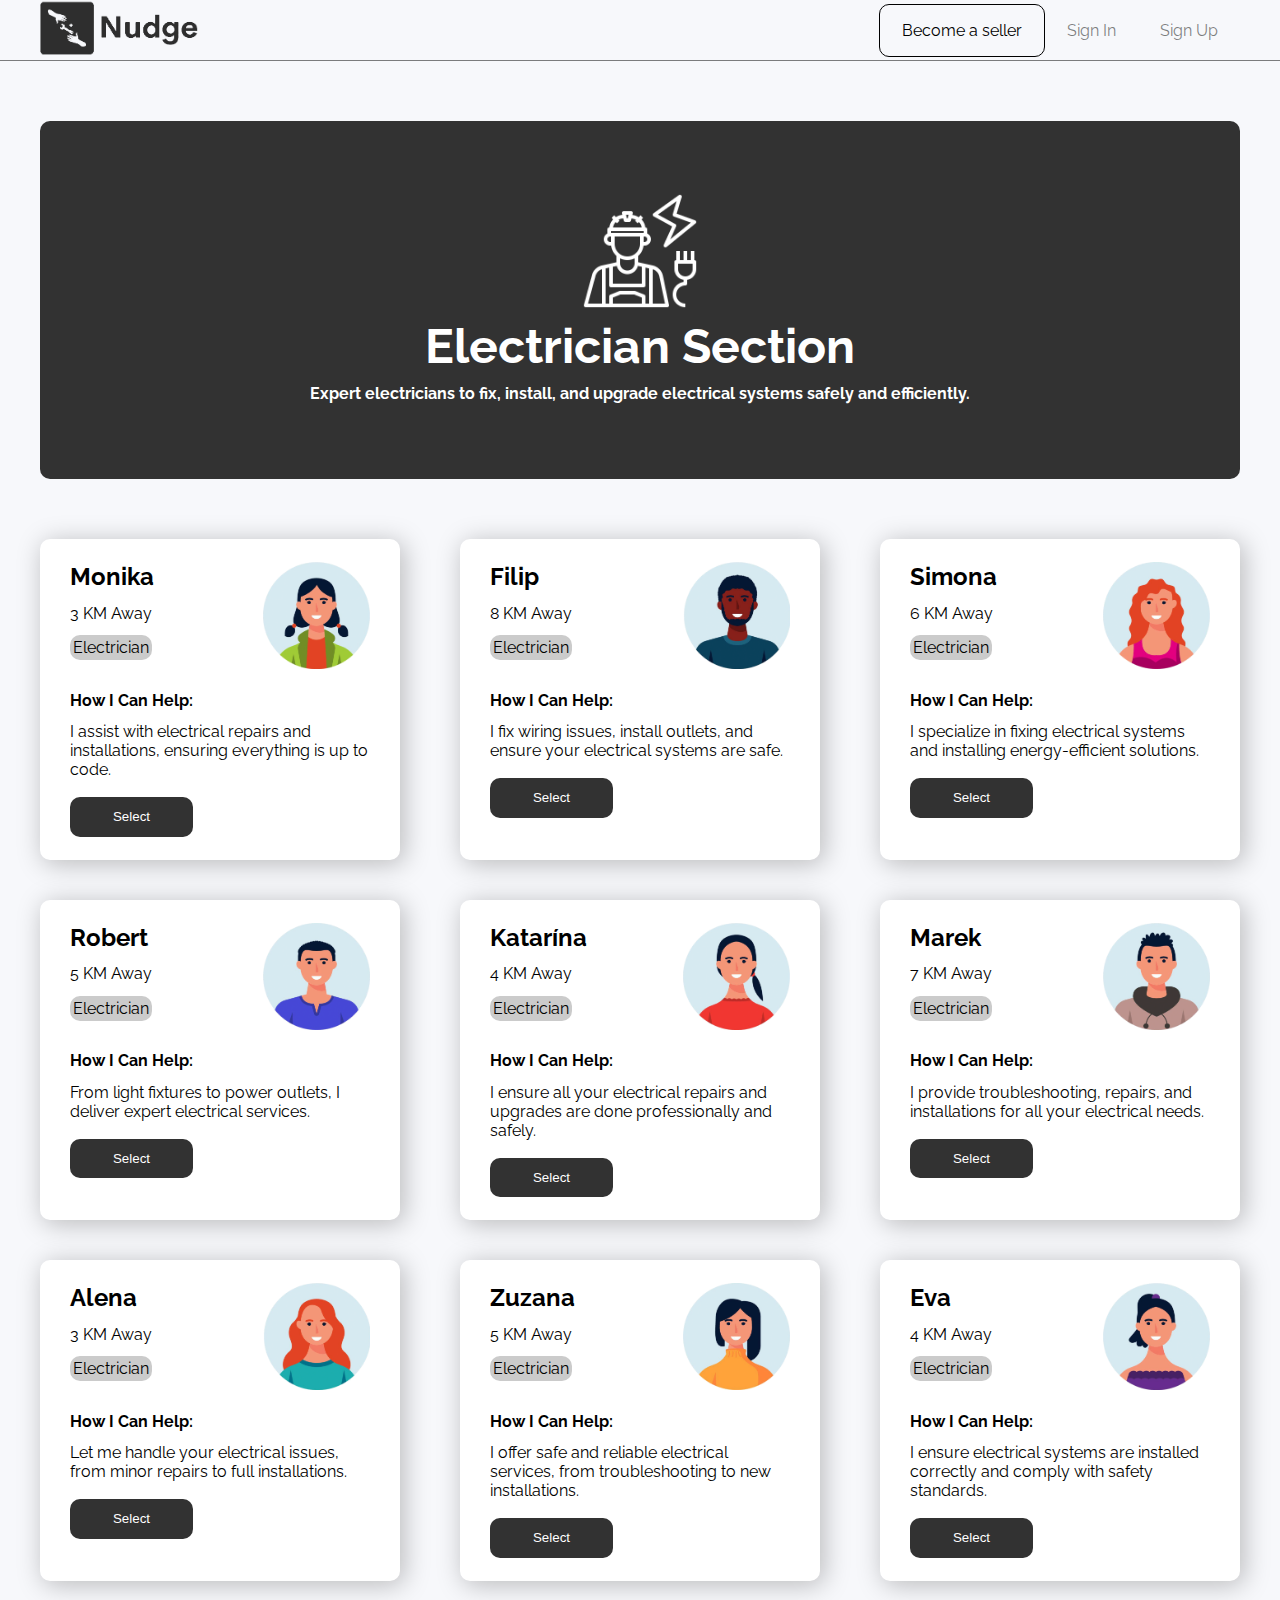
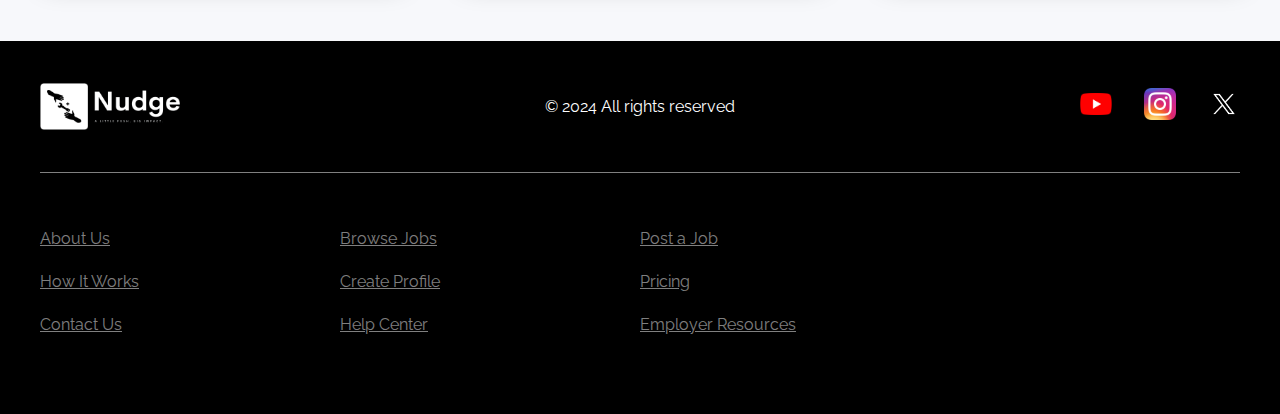
<file: electrician.html>
<!DOCTYPE html>
<html lang="en">
  <head>
    <meta charset="UTF-8" />
    <meta name="viewport" content="width=device-width, initial-scale=1.0" />
    <title>Nudge</title>
    <link rel="stylesheet" href="./styles.css" />
    <link rel="preconnect" href="https://fonts.googleapis.com" />
    <link rel="preconnect" href="https://fonts.gstatic.com" crossorigin />
    <link
      href="https://fonts.googleapis.com/css2?family=Open+Sans:ital,wght@0,300..800;1,300..800&family=Raleway:ital,wght@0,100..900;1,100..900&display=swap"
      rel="stylesheet"
    />
  </head>
  <body>
    <header>
      <nav>
        <div class="in-nav">
          <div class="nav-logo">
            <a id="img-link" href="./index.html"
              ><img src="logo.png" alt="logo"
            /></a>
          </div>
          <ul class="nav-menu">
            <li class="nav-button nav-item"><a href="become_seller.html">Become a seller</a></li>
            <li class="nav-item"><a href="sign_in.html"> Sign In</a></li>
            <li class="nav-item"><a href="sign_up.html">Sign Up</a></li>
          </ul>

          <div class="humburger">
            <span class="bar"></span>
            <span class="bar"></span>
            <span class="bar"></span>
          </div>
        </div>
      </nav>
    </header>
    <main>
    
      <section class="main-header-section">
        <div class="section-icon">
          <img src="./icons/w/electrician.png" alt="electrician icon">
        </div>
        <h1 class="main-title">Electrician Section</h1>
        <p class="page-description"><b>Expert electricians to fix, install, and upgrade electrical systems safely and efficiently.</b></p>
        </div>
      </section>
      <section class="seller-section">

        <div class="seller-card">
          <div class="name-and-profile">
            <h3 class="seller-name">Monika</h3>
            <p class="seler-distance">3 KM Away</p>
            <p class="seller-tag">Electrician</p>
            <img src="./profile-pic/6.png" class="seller-picture" alt="profile picture">
          </div>
          <div class="profile-description">
            <p><b>How I Can Help:</b></p>
            <p>I assist with electrical repairs and installations, ensuring everything is up to code.</p>
          </div>
          <button class="select-seller-button">Select</button>
        </div>
        
        <div class="seller-card">
          <div class="name-and-profile">
            <h3 class="seller-name">Filip</h3>
            <p class="seler-distance">8 KM Away</p>
            <p class="seller-tag">Electrician</p>
            <img src="./profile-pic/5.png" class="seller-picture" alt="profile picture">
          </div>
          <div class="profile-description">
            <p><b>How I Can Help:</b></p>
            <p>I fix wiring issues, install outlets, and ensure your electrical systems are safe.</p>
          </div>
          <button class="select-seller-button">Select</button>
        </div>
        
        <div class="seller-card">
          <div class="name-and-profile">
            <h3 class="seller-name">Simona</h3>
            <p class="seler-distance">6 KM Away</p>
            <p class="seller-tag">Electrician</p>
            <img src="./profile-pic/3.png" class="seller-picture" alt="profile picture">
          </div>
          <div class="profile-description">
            <p><b>How I Can Help:</b></p>
            <p>I specialize in fixing electrical systems and installing energy-efficient solutions.</p>
          </div>
          <button class="select-seller-button">Select</button>
        </div>
        
        <div class="seller-card">
          <div class="name-and-profile">
            <h3 class="seller-name">Robert</h3>
            <p class="seler-distance">5 KM Away</p>
            <p class="seller-tag">Electrician</p>
            <img src="./profile-pic/2.png" class="seller-picture" alt="profile picture">
          </div>
          <div class="profile-description">
            <p><b>How I Can Help:</b></p>
            <p>From light fixtures to power outlets, I deliver expert electrical services.</p>
          </div>
          <button class="select-seller-button">Select</button>
        </div>
        
        <div class="seller-card">
          <div class="name-and-profile">
            <h3 class="seller-name">Katarína</h3>
            <p class="seler-distance">4 KM Away</p>
            <p class="seller-tag">Electrician</p>
            <img src="./profile-pic/9.png" class="seller-picture" alt="profile picture">
          </div>
          <div class="profile-description">
            <p><b>How I Can Help:</b></p>
            <p>I ensure all your electrical repairs and upgrades are done professionally and safely.</p>
          </div>
          <button class="select-seller-button">Select</button>
        </div>
        
        <div class="seller-card">
          <div class="name-and-profile">
            <h3 class="seller-name">Marek</h3>
            <p class="seler-distance">7 KM Away</p>
            <p class="seller-tag">Electrician</p>
            <img src="./profile-pic/8.png" class="seller-picture" alt="profile picture">
          </div>
          <div class="profile-description">
            <p><b>How I Can Help:</b></p>
            <p>I provide troubleshooting, repairs, and installations for all your electrical needs.</p>
          </div>
          <button class="select-seller-button">Select</button>
        </div>
        
        <div class="seller-card">
          <div class="name-and-profile">
            <h3 class="seller-name">Alena</h3>
            <p class="seler-distance">3 KM Away</p>
            <p class="seller-tag">Electrician</p>
            <img src="./profile-pic/7.png" class="seller-picture" alt="profile picture">
          </div>
          <div class="profile-description">
            <p><b>How I Can Help:</b></p>
            <p>Let me handle your electrical issues, from minor repairs to full installations.</p>
          </div>
          <button class="select-seller-button">Select</button>
        </div>
        
        <div class="seller-card">
          <div class="name-and-profile">
            <h3 class="seller-name">Zuzana</h3>
            <p class="seler-distance">5 KM Away</p>
            <p class="seller-tag">Electrician</p>
            <img src="./profile-pic/1.png" class="seller-picture" alt="profile picture">
          </div>
          <div class="profile-description">
            <p><b>How I Can Help:</b></p>
            <p>I offer safe and reliable electrical services, from troubleshooting to new installations.</p>
          </div>
          <button class="select-seller-button">Select</button>
        </div>
        
        <div class="seller-card">
          <div class="name-and-profile">
            <h3 class="seller-name">Eva</h3>
            <p class="seler-distance">4 KM Away</p>
            <p class="seller-tag">Electrician</p>
            <img src="./profile-pic/4.png" class="seller-picture" alt="profile picture">
          </div>
          <div class="profile-description">
            <p><b>How I Can Help:</b></p>
            <p>I ensure electrical systems are installed correctly and comply with safety standards.</p>
          </div>
          <button class="select-seller-button">Select</button>
        </div>        

      </section>

      </main>

      <footer>
        <div class="footer-content">
          <div class="logo-social-media">
            <img class="company-logo" src="main logo.png" alt="footer-logo">
            <p>&#169; 2024 All rights reserved</p>
            <ul>
              <li><a href=""><img src="./icons/youtube-play-button-computer-icons-youtube-youtube-logo-angle-rectangle-thumbnail.png" alt="link to youtube"></a></li>
              <li><a href=""><img src="./icons/Instagram_icon.png" alt="link to Instagram"></a></li>
              <li><a href=""><img src="./icons/twitter-x-logo.png" alt="link to Twitter"></a></li>
            </ul>
          </div>
          <div class="line"></div>
          <div class="all-links">
            
            <ul>
              <li><a href="/about-us">About Us</a></li>
              <li><a href="/how-it-works">How It Works</a></li>
              <li><a href="/contact-us">Contact Us</a></li>
            </ul>
      
            
            <ul>
              <li><a href="/browse-jobs">Browse Jobs</a></li>
              <li><a href="/create-profile">Create Profile</a></li>
              <li><a href="/help-center">Help Center</a></li>
            </ul>
      
            
            <ul>
              <li><a href="/post-a-job">Post a Job</a></li>
              <li><a href="/pricing">Pricing</a></li>
              <li><a href="/employer-resources">Employer Resources</a></li>
            </ul>
          </div>
        </div>
      </footer>

  </body>
  <script src="script.js"></script>
</html>
</file>
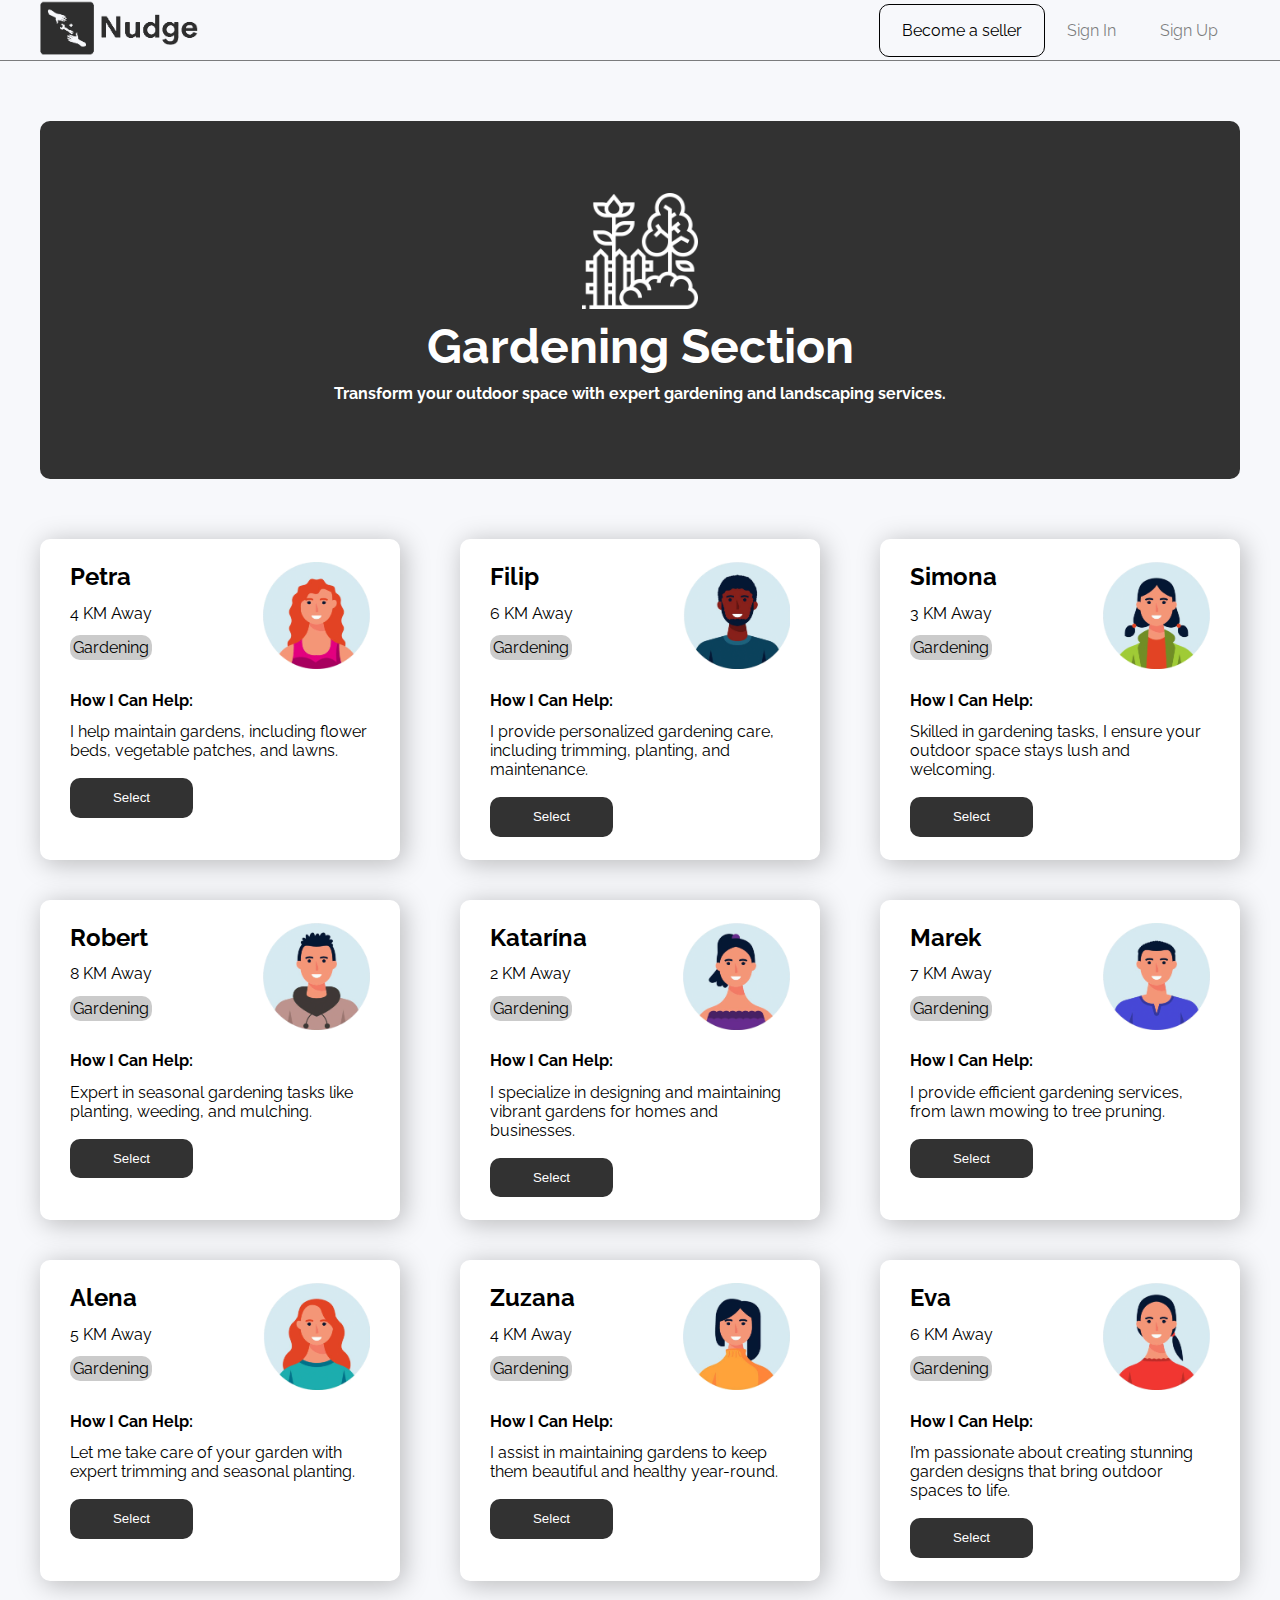
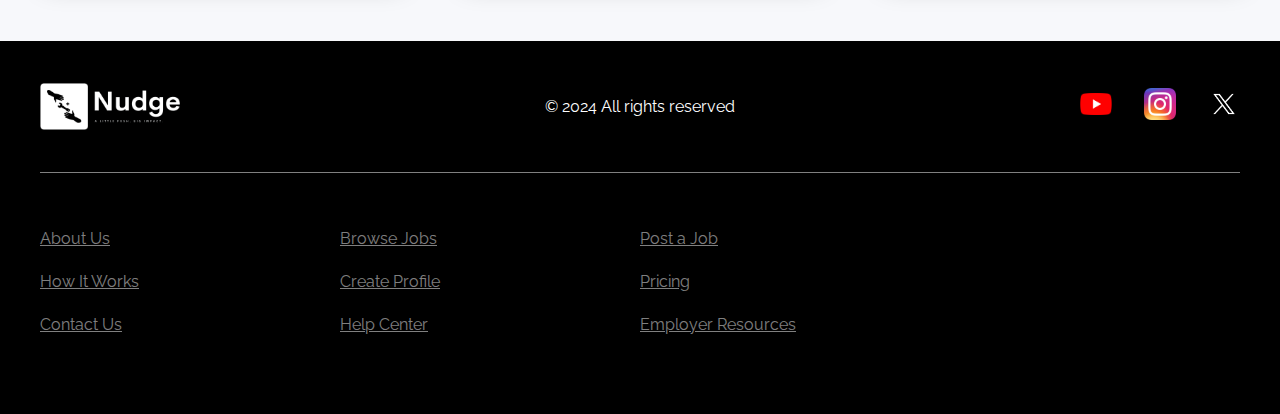
<file: gardening.html>
<!DOCTYPE html>
<html lang="en">
  <head>
    <meta charset="UTF-8" />
    <meta name="viewport" content="width=device-width, initial-scale=1.0" />
    <title>Nudge</title>
    <link rel="stylesheet" href="./styles.css" />
    <link rel="preconnect" href="https://fonts.googleapis.com" />
    <link rel="preconnect" href="https://fonts.gstatic.com" crossorigin />
    <link
      href="https://fonts.googleapis.com/css2?family=Open+Sans:ital,wght@0,300..800;1,300..800&family=Raleway:ital,wght@0,100..900;1,100..900&display=swap"
      rel="stylesheet"
    />
  </head>
  <body>
    <header>
      <nav>
        <div class="in-nav">
          <div class="nav-logo">
            <a id="img-link" href="./index.html"
              ><img src="logo.png" alt="logo"
            /></a>
          </div>
          <ul class="nav-menu">
            <li class="nav-button nav-item"><a href="become_seller.html">Become a seller</a></li>
            <li class="nav-item"><a href="sign_in.html"> Sign In</a></li>
            <li class="nav-item"><a href="sign_up.html">Sign Up</a></li>
          </ul>

          <div class="humburger">
            <span class="bar"></span>
            <span class="bar"></span>
            <span class="bar"></span>
          </div>
        </div>
      </nav>
    </header>
    <main>
    
      <section class="main-header-section">
        <div class="section-icon">
          <img src="./icons/w/park.png" alt="gardening icon">
        </div>
        <h1 class="main-title">Gardening Section</h1>
        <p class="page-description"><b>Transform your outdoor space with expert gardening and landscaping services.</b></p>
        </div>
      </section>
      <section class="seller-section">

        <div class="seller-card">
          <div class="name-and-profile">
            <h3 class="seller-name">Petra</h3>
            <p class="seler-distance">4 KM Away</p>
            <p class="seller-tag">Gardening</p>
            <img src="./profile-pic/3.png" class="seller-picture" alt="profile picture">
          </div>
          <div class="profile-description">
            <p><b>How I Can Help:</b></p>
            <p>I help maintain gardens, including flower beds, vegetable patches, and lawns.</p>
          </div>
          <button class="select-seller-button">Select</button>
        </div>
        
        <div class="seller-card">
          <div class="name-and-profile">
            <h3 class="seller-name">Filip</h3>
            <p class="seler-distance">6 KM Away</p>
            <p class="seller-tag">Gardening</p>
            <img src="./profile-pic/5.png" class="seller-picture" alt="profile picture">
          </div>
          <div class="profile-description">
            <p><b>How I Can Help:</b></p>
            <p>I provide personalized gardening care, including trimming, planting, and maintenance.</p>
          </div>
          <button class="select-seller-button">Select</button>
        </div>
        
        <div class="seller-card">
          <div class="name-and-profile">
            <h3 class="seller-name">Simona</h3>
            <p class="seler-distance">3 KM Away</p>
            <p class="seller-tag">Gardening</p>
            <img src="./profile-pic/6.png" class="seller-picture" alt="profile picture">
          </div>
          <div class="profile-description">
            <p><b>How I Can Help:</b></p>
            <p>Skilled in gardening tasks, I ensure your outdoor space stays lush and welcoming.</p>
          </div>
          <button class="select-seller-button">Select</button>
        </div>
        
        <div class="seller-card">
          <div class="name-and-profile">
            <h3 class="seller-name">Robert</h3>
            <p class="seler-distance">8 KM Away</p>
            <p class="seller-tag">Gardening</p>
            <img src="./profile-pic/8.png" class="seller-picture" alt="profile picture">
          </div>
          <div class="profile-description">
            <p><b>How I Can Help:</b></p>
            <p>Expert in seasonal gardening tasks like planting, weeding, and mulching.</p>
          </div>
          <button class="select-seller-button">Select</button>
        </div>
        
        <div class="seller-card">
          <div class="name-and-profile">
            <h3 class="seller-name">Katarína</h3>
            <p class="seler-distance">2 KM Away</p>
            <p class="seller-tag">Gardening</p>
            <img src="./profile-pic/4.png" class="seller-picture" alt="profile picture">
          </div>
          <div class="profile-description">
            <p><b>How I Can Help:</b></p>
            <p>I specialize in designing and maintaining vibrant gardens for homes and businesses.</p>
          </div>
          <button class="select-seller-button">Select</button>
        </div>
        
        <div class="seller-card">
          <div class="name-and-profile">
            <h3 class="seller-name">Marek</h3>
            <p class="seler-distance">7 KM Away</p>
            <p class="seller-tag">Gardening</p>
            <img src="./profile-pic/2.png" class="seller-picture" alt="profile picture">
          </div>
          <div class="profile-description">
            <p><b>How I Can Help:</b></p>
            <p>I provide efficient gardening services, from lawn mowing to tree pruning.</p>
          </div>
          <button class="select-seller-button">Select</button>
        </div>
        
        <div class="seller-card">
          <div class="name-and-profile">
            <h3 class="seller-name">Alena</h3>
            <p class="seler-distance">5 KM Away</p>
            <p class="seller-tag">Gardening</p>
            <img src="./profile-pic/7.png" class="seller-picture" alt="profile picture">
          </div>
          <div class="profile-description">
            <p><b>How I Can Help:</b></p>
            <p>Let me take care of your garden with expert trimming and seasonal planting.</p>
          </div>
          <button class="select-seller-button">Select</button>
        </div>
        
        <div class="seller-card">
          <div class="name-and-profile">
            <h3 class="seller-name">Zuzana</h3>
            <p class="seler-distance">4 KM Away</p>
            <p class="seller-tag">Gardening</p>
            <img src="./profile-pic/1.png" class="seller-picture" alt="profile picture">
          </div>
          <div class="profile-description">
            <p><b>How I Can Help:</b></p>
            <p>I assist in maintaining gardens to keep them beautiful and healthy year-round.</p>
          </div>
          <button class="select-seller-button">Select</button>
        </div>
        
        <div class="seller-card">
          <div class="name-and-profile">
            <h3 class="seller-name">Eva</h3>
            <p class="seler-distance">6 KM Away</p>
            <p class="seller-tag">Gardening</p>
            <img src="./profile-pic/9.png" class="seller-picture" alt="profile picture">
          </div>
          <div class="profile-description">
            <p><b>How I Can Help:</b></p>
            <p>I’m passionate about creating stunning garden designs that bring outdoor spaces to life.</p>
          </div>
          <button class="select-seller-button">Select</button>
        </div>
        

      </section>

      </main>

      <footer>
        <div class="footer-content">
          <div class="logo-social-media">
            <img class="company-logo" src="main logo.png" alt="footer-logo">
            <p>&#169; 2024 All rights reserved</p>
            <ul>
              <li><a href=""><img src="./icons/youtube-play-button-computer-icons-youtube-youtube-logo-angle-rectangle-thumbnail.png" alt="link to youtube"></a></li>
              <li><a href=""><img src="./icons/Instagram_icon.png" alt="link to Instagram"></a></li>
              <li><a href=""><img src="./icons/twitter-x-logo.png" alt="link to Twitter"></a></li>
            </ul>
          </div>
          <div class="line"></div>
          <div class="all-links">
            
            <ul>
              <li><a href="/about-us">About Us</a></li>
              <li><a href="/how-it-works">How It Works</a></li>
              <li><a href="/contact-us">Contact Us</a></li>
            </ul>
      
            
            <ul>
              <li><a href="/browse-jobs">Browse Jobs</a></li>
              <li><a href="/create-profile">Create Profile</a></li>
              <li><a href="/help-center">Help Center</a></li>
            </ul>
      
            
            <ul>
              <li><a href="/post-a-job">Post a Job</a></li>
              <li><a href="/pricing">Pricing</a></li>
              <li><a href="/employer-resources">Employer Resources</a></li>
            </ul>
          </div>
        </div>
      </footer>

  </body>
  <script src="script.js"></script>
</html>
</file>
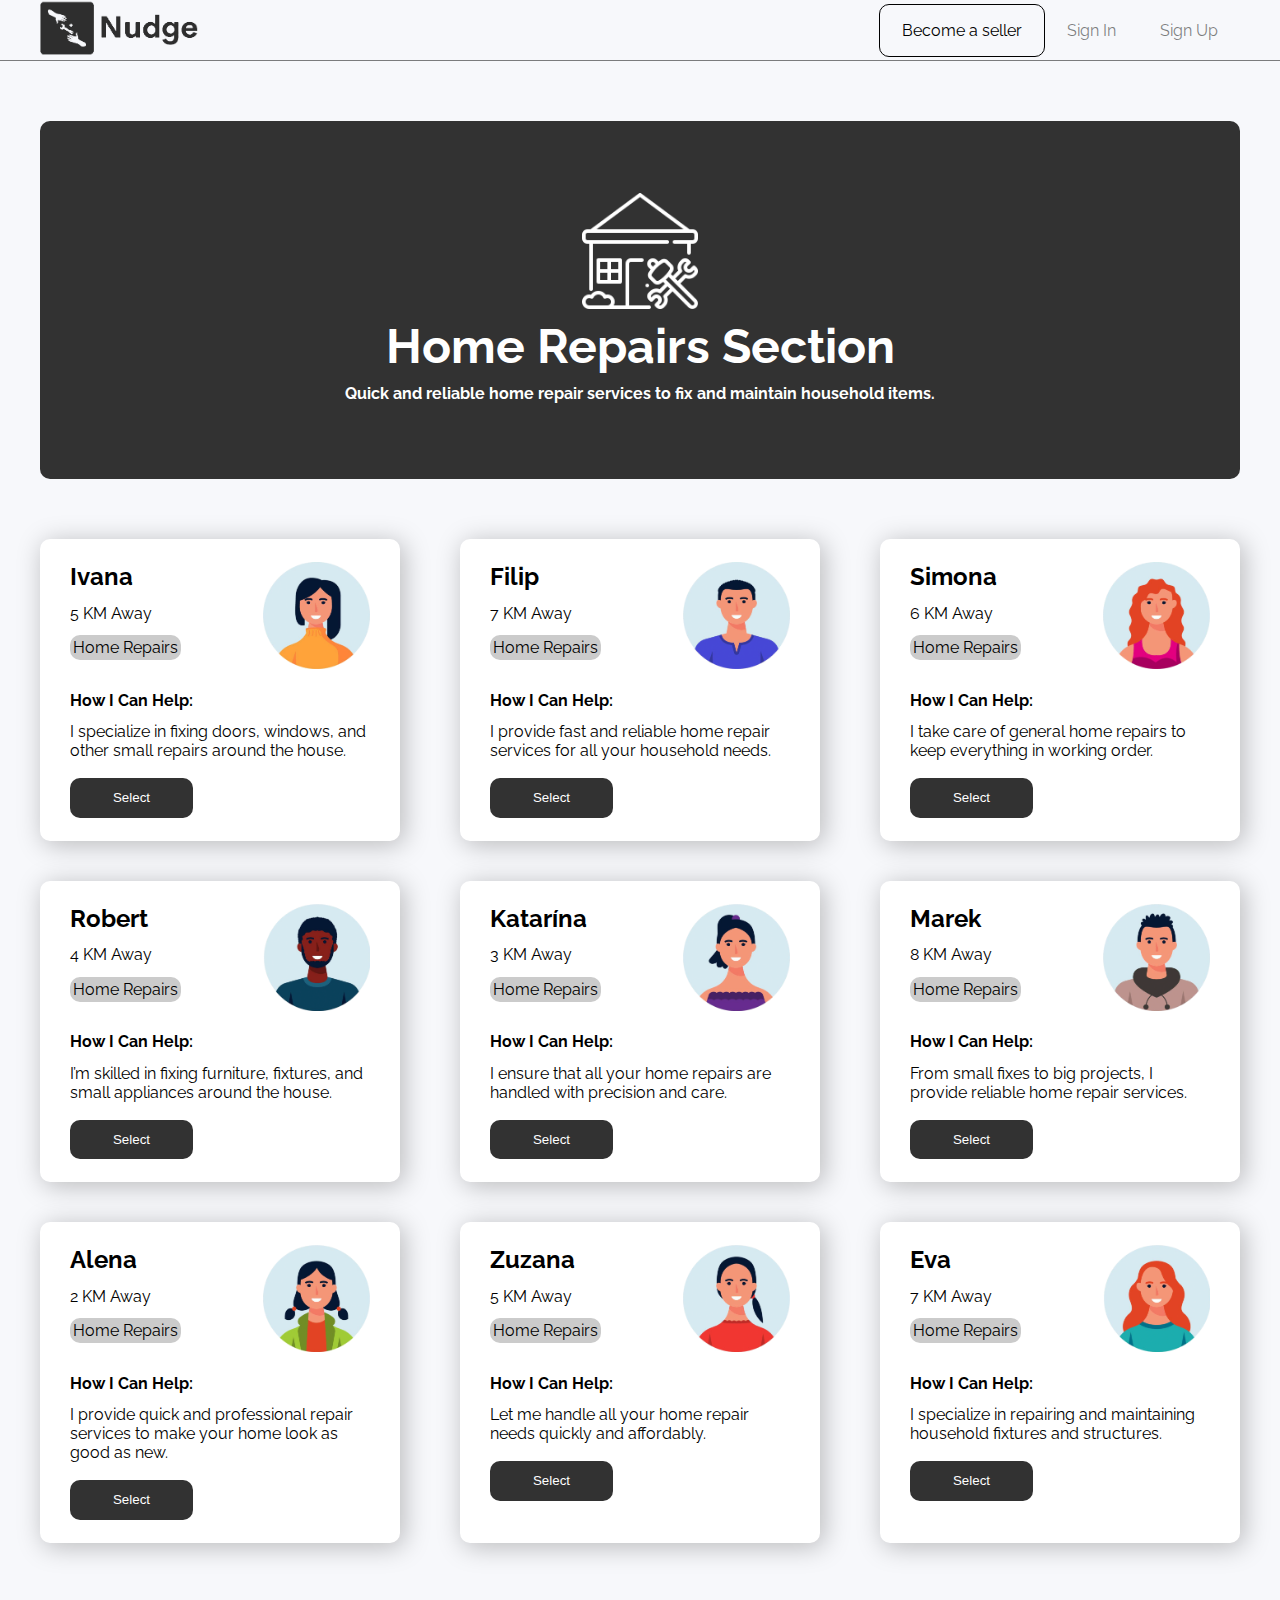
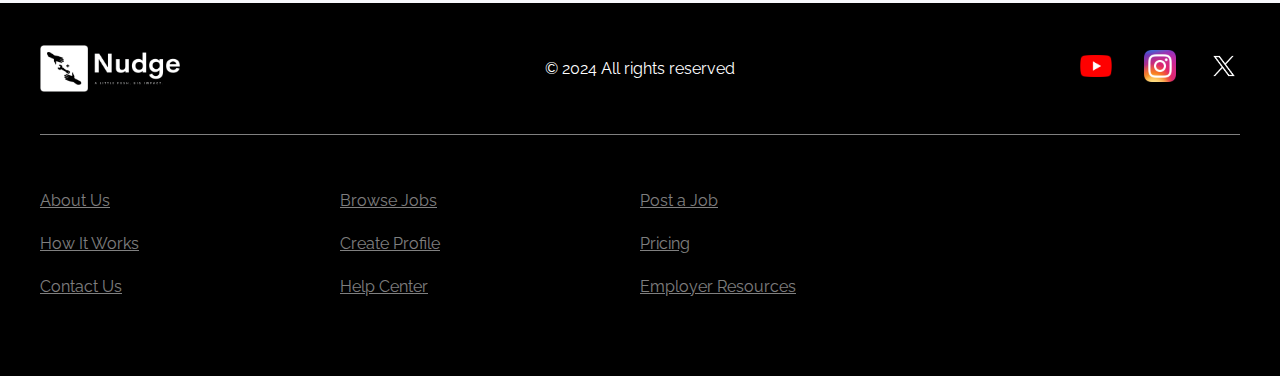
<file: home_repair.html>
<!DOCTYPE html>
<html lang="en">
  <head>
    <meta charset="UTF-8" />
    <meta name="viewport" content="width=device-width, initial-scale=1.0" />
    <title>Nudge</title>
    <link rel="stylesheet" href="./styles.css" />
    <link rel="preconnect" href="https://fonts.googleapis.com" />
    <link rel="preconnect" href="https://fonts.gstatic.com" crossorigin />
    <link
      href="https://fonts.googleapis.com/css2?family=Open+Sans:ital,wght@0,300..800;1,300..800&family=Raleway:ital,wght@0,100..900;1,100..900&display=swap"
      rel="stylesheet"
    />
  </head>
  <body>
    <header>
      <nav>
        <div class="in-nav">
          <div class="nav-logo">
            <a id="img-link" href="./index.html"
              ><img src="logo.png" alt="logo"
            /></a>
          </div>
          <ul class="nav-menu">
            <li class="nav-button nav-item"><a href="become_seller.html">Become a seller</a></li>
            <li class="nav-item"><a href="sign_in.html"> Sign In</a></li>
            <li class="nav-item"><a href="sign_up.html">Sign Up</a></li>
          </ul>

          <div class="humburger">
            <span class="bar"></span>
            <span class="bar"></span>
            <span class="bar"></span>
          </div>
        </div>
      </nav>
    </header>
    <main>
    
      <section class="main-header-section">
        <div class="section-icon">
          <img src="./icons/w/home-repair.png" alt="home-repair icon">
        </div>
        <h1 class="main-title">Home Repairs Section</h1>
        <p class="page-description"><b>Quick and reliable home repair services to fix and maintain household items.</b></p>

        </div>
      </section>
      <section class="seller-section">

        <div class="seller-card">
          <div class="name-and-profile">
            <h3 class="seller-name">Ivana</h3>
            <p class="seler-distance">5 KM Away</p>
            <p class="seller-tag">Home Repairs</p>
            <img src="./profile-pic/1.png" class="seller-picture" alt="profile picture">
          </div>
          <div class="profile-description">
            <p><b>How I Can Help:</b></p>
            <p>I specialize in fixing doors, windows, and other small repairs around the house.</p>
          </div>
          <button class="select-seller-button">Select</button>
        </div>
        
        <div class="seller-card">
          <div class="name-and-profile">
            <h3 class="seller-name">Filip</h3>
            <p class="seler-distance">7 KM Away</p>
            <p class="seller-tag">Home Repairs</p>
            <img src="./profile-pic/2.png" class="seller-picture" alt="profile picture">
          </div>
          <div class="profile-description">
            <p><b>How I Can Help:</b></p>
            <p>I provide fast and reliable home repair services for all your household needs.</p>
          </div>
          <button class="select-seller-button">Select</button>
        </div>
        
        <div class="seller-card">
          <div class="name-and-profile">
            <h3 class="seller-name">Simona</h3>
            <p class="seler-distance">6 KM Away</p>
            <p class="seller-tag">Home Repairs</p>
            <img src="./profile-pic/3.png" class="seller-picture" alt="profile picture">
          </div>
          <div class="profile-description">
            <p><b>How I Can Help:</b></p>
            <p>I take care of general home repairs to keep everything in working order.</p>
          </div>
          <button class="select-seller-button">Select</button>
        </div>
        
        <div class="seller-card">
          <div class="name-and-profile">
            <h3 class="seller-name">Robert</h3>
            <p class="seler-distance">4 KM Away</p>
            <p class="seller-tag">Home Repairs</p>
            <img src="./profile-pic/5.png" class="seller-picture" alt="profile picture">
          </div>
          <div class="profile-description">
            <p><b>How I Can Help:</b></p>
            <p>I’m skilled in fixing furniture, fixtures, and small appliances around the house.</p>
          </div>
          <button class="select-seller-button">Select</button>
        </div>
        
        <div class="seller-card">
          <div class="name-and-profile">
            <h3 class="seller-name">Katarína</h3>
            <p class="seler-distance">3 KM Away</p>
            <p class="seller-tag">Home Repairs</p>
            <img src="./profile-pic/4.png" class="seller-picture" alt="profile picture">
          </div>
          <div class="profile-description">
            <p><b>How I Can Help:</b></p>
            <p>I ensure that all your home repairs are handled with precision and care.</p>
          </div>
          <button class="select-seller-button">Select</button>
        </div>
        
        <div class="seller-card">
          <div class="name-and-profile">
            <h3 class="seller-name">Marek</h3>
            <p class="seler-distance">8 KM Away</p>
            <p class="seller-tag">Home Repairs</p>
            <img src="./profile-pic/8.png" class="seller-picture" alt="profile picture">
          </div>
          <div class="profile-description">
            <p><b>How I Can Help:</b></p>
            <p>From small fixes to big projects, I provide reliable home repair services.</p>
          </div>
          <button class="select-seller-button">Select</button>
        </div>
        
        <div class="seller-card">
          <div class="name-and-profile">
            <h3 class="seller-name">Alena</h3>
            <p class="seler-distance">2 KM Away</p>
            <p class="seller-tag">Home Repairs</p>
            <img src="./profile-pic/6.png" class="seller-picture" alt="profile picture">
          </div>
          <div class="profile-description">
            <p><b>How I Can Help:</b></p>
            <p>I provide quick and professional repair services to make your home look as good as new.</p>
          </div>
          <button class="select-seller-button">Select</button>
        </div>
        
        <div class="seller-card">
          <div class="name-and-profile">
            <h3 class="seller-name">Zuzana</h3>
            <p class="seler-distance">5 KM Away</p>
            <p class="seller-tag">Home Repairs</p>
            <img src="./profile-pic/9.png" class="seller-picture" alt="profile picture">
          </div>
          <div class="profile-description">
            <p><b>How I Can Help:</b></p>
            <p>Let me handle all your home repair needs quickly and affordably.</p>
          </div>
          <button class="select-seller-button">Select</button>
        </div>
        
        <div class="seller-card">
          <div class="name-and-profile">
            <h3 class="seller-name">Eva</h3>
            <p class="seler-distance">7 KM Away</p>
            <p class="seller-tag">Home Repairs</p>
            <img src="./profile-pic/7.png" class="seller-picture" alt="profile picture">
          </div>
          <div class="profile-description">
            <p><b>How I Can Help:</b></p>
            <p>I specialize in repairing and maintaining household fixtures and structures.</p>
          </div>
          <button class="select-seller-button">Select</button>
        </div>        

      </section>

      </main>

      <footer>
        <div class="footer-content">
          <div class="logo-social-media">
            <img class="company-logo" src="main logo.png" alt="footer-logo">
            <p>&#169; 2024 All rights reserved</p>
            <ul>
              <li><a href=""><img src="./icons/youtube-play-button-computer-icons-youtube-youtube-logo-angle-rectangle-thumbnail.png" alt="link to youtube"></a></li>
              <li><a href=""><img src="./icons/Instagram_icon.png" alt="link to Instagram"></a></li>
              <li><a href=""><img src="./icons/twitter-x-logo.png" alt="link to Twitter"></a></li>
            </ul>
          </div>
          <div class="line"></div>
          <div class="all-links">

            <ul>
              <li><a href="/about-us">About Us</a></li>
              <li><a href="/how-it-works">How It Works</a></li>
              <li><a href="/contact-us">Contact Us</a></li>
            </ul>
      

            <ul>
              <li><a href="/browse-jobs">Browse Jobs</a></li>
              <li><a href="/create-profile">Create Profile</a></li>
              <li><a href="/help-center">Help Center</a></li>
            </ul>
      

            <ul>
              <li><a href="/post-a-job">Post a Job</a></li>
              <li><a href="/pricing">Pricing</a></li>
              <li><a href="/employer-resources">Employer Resources</a></li>
            </ul>
          </div>
        </div>
      </footer>
      

  </body>
  <script src="script.js"></script>
</html>
</file>
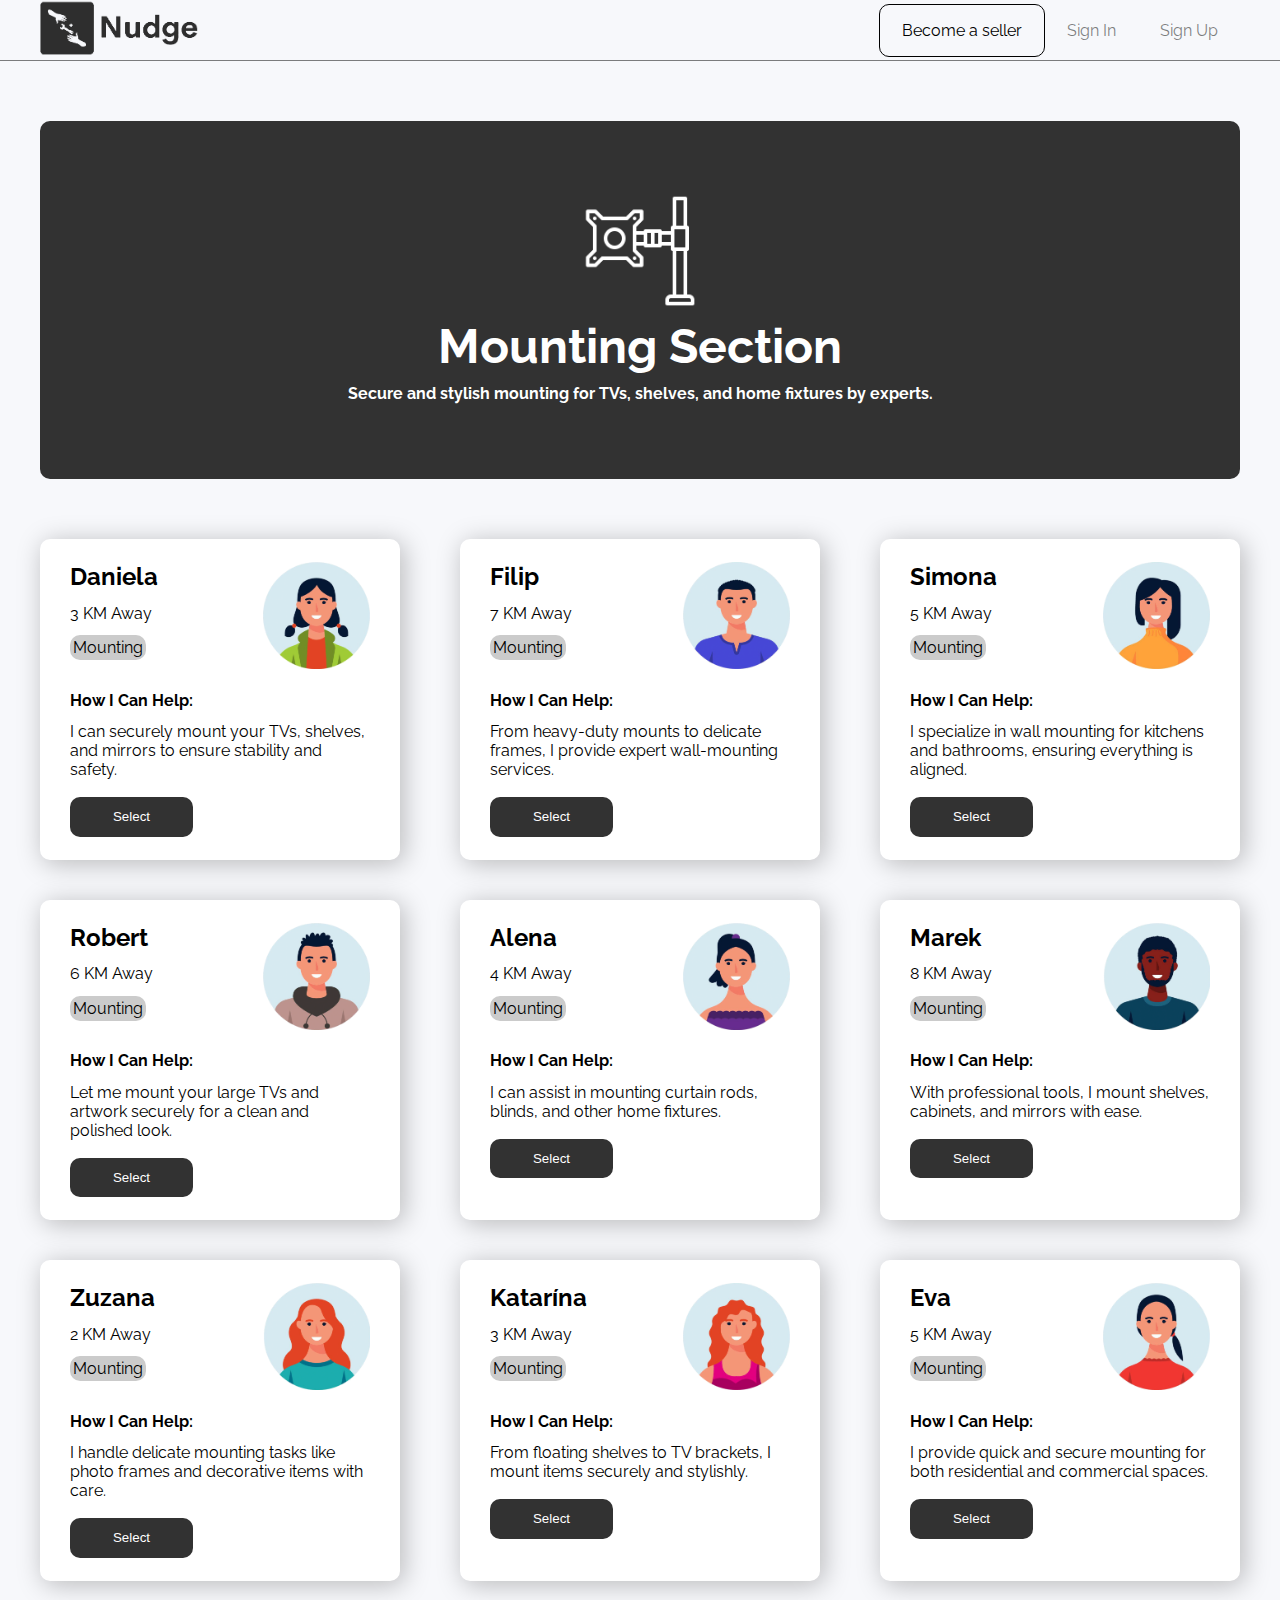
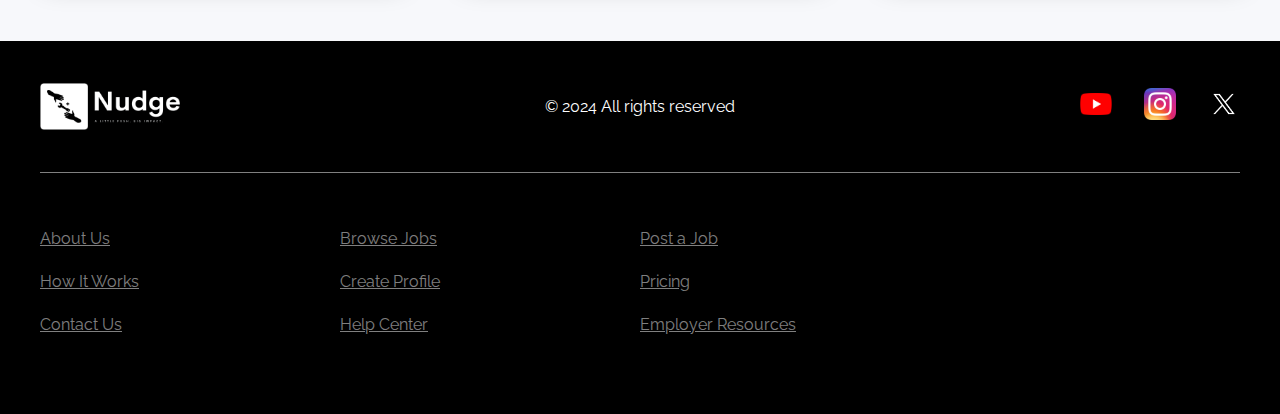
<file: mounting.html>
<!DOCTYPE html>
<html lang="en">
  <head>
    <meta charset="UTF-8" />
    <meta name="viewport" content="width=device-width, initial-scale=1.0" />
    <title>Nudge</title>
    <link rel="stylesheet" href="./styles.css" />
    <link rel="preconnect" href="https://fonts.googleapis.com" />
    <link rel="preconnect" href="https://fonts.gstatic.com" crossorigin />
    <link
      href="https://fonts.googleapis.com/css2?family=Open+Sans:ital,wght@0,300..800;1,300..800&family=Raleway:ital,wght@0,100..900;1,100..900&display=swap"
      rel="stylesheet"
    />
  </head>
  <body>
    <header>
      <nav>
        <div class="in-nav">
          <div class="nav-logo">
            <a id="img-link" href="./index.html"
              ><img src="logo.png" alt="logo"
            /></a>
          </div>
          <ul class="nav-menu">
            <li class="nav-button nav-item"><a href="become_seller.html">Become a seller</a></li>
            <li class="nav-item"><a href="sign_in.html"> Sign In</a></li>
            <li class="nav-item"><a href="sign_up.html">Sign Up</a></li>
          </ul>

          <div class="humburger">
            <span class="bar"></span>
            <span class="bar"></span>
            <span class="bar"></span>
          </div>
        </div>
      </nav>
    </header>
    <main>
    
      <section class="main-header-section">
        <div class="section-icon">
          <img src="./icons/w/desktop.png" alt="mounting icon">
        </div>
        <h1 class="main-title">Mounting Section</h1>
        <p class="page-description"><b>Secure and stylish mounting for TVs, shelves, and home fixtures by experts.</b></p>
        </div>
      </section>
      <section class="seller-section">

        <div class="seller-card">
          <div class="name-and-profile">
            <h3 class="seller-name">Daniela</h3>
            <p class="seler-distance">3 KM Away</p>
            <p class="seller-tag">Mounting</p>
            <img src="./profile-pic/6.png" class="seller-picture" alt="profile picture">
          </div>
          <div class="profile-description">
            <p><b>How I Can Help:</b></p>
            <p>I can securely mount your TVs, shelves, and mirrors to ensure stability and safety.</p>
          </div>
          <button class="select-seller-button">Select</button>
        </div>
        
        <div class="seller-card">
          <div class="name-and-profile">
            <h3 class="seller-name">Filip</h3>
            <p class="seler-distance">7 KM Away</p>
            <p class="seller-tag">Mounting</p>
            <img src="./profile-pic/2.png" class="seller-picture" alt="profile picture">
          </div>
          <div class="profile-description">
            <p><b>How I Can Help:</b></p>
            <p>From heavy-duty mounts to delicate frames, I provide expert wall-mounting services.</p>
          </div>
          <button class="select-seller-button">Select</button>
        </div>
        
        <div class="seller-card">
          <div class="name-and-profile">
            <h3 class="seller-name">Simona</h3>
            <p class="seler-distance">5 KM Away</p>
            <p class="seller-tag">Mounting</p>
            <img src="./profile-pic/1.png" class="seller-picture" alt="profile picture">
          </div>
          <div class="profile-description">
            <p><b>How I Can Help:</b></p>
            <p>I specialize in wall mounting for kitchens and bathrooms, ensuring everything is aligned.</p>
          </div>
          <button class="select-seller-button">Select</button>
        </div>
        
        <div class="seller-card">
          <div class="name-and-profile">
            <h3 class="seller-name">Robert</h3>
            <p class="seler-distance">6 KM Away</p>
            <p class="seller-tag">Mounting</p>
            <img src="./profile-pic/8.png" class="seller-picture" alt="profile picture">
          </div>
          <div class="profile-description">
            <p><b>How I Can Help:</b></p>
            <p>Let me mount your large TVs and artwork securely for a clean and polished look.</p>
          </div>
          <button class="select-seller-button">Select</button>
        </div>
        
        <div class="seller-card">
          <div class="name-and-profile">
            <h3 class="seller-name">Alena</h3>
            <p class="seler-distance">4 KM Away</p>
            <p class="seller-tag">Mounting</p>
            <img src="./profile-pic/4.png" class="seller-picture" alt="profile picture">
          </div>
          <div class="profile-description">
            <p><b>How I Can Help:</b></p>
            <p>I can assist in mounting curtain rods, blinds, and other home fixtures.</p>
          </div>
          <button class="select-seller-button">Select</button>
        </div>
        
        <div class="seller-card">
          <div class="name-and-profile">
            <h3 class="seller-name">Marek</h3>
            <p class="seler-distance">8 KM Away</p>
            <p class="seller-tag">Mounting</p>
            <img src="./profile-pic/5.png" class="seller-picture" alt="profile picture">
          </div>
          <div class="profile-description">
            <p><b>How I Can Help:</b></p>
            <p>With professional tools, I mount shelves, cabinets, and mirrors with ease.</p>
          </div>
          <button class="select-seller-button">Select</button>
        </div>
        
        <div class="seller-card">
          <div class="name-and-profile">
            <h3 class="seller-name">Zuzana</h3>
            <p class="seler-distance">2 KM Away</p>
            <p class="seller-tag">Mounting</p>
            <img src="./profile-pic/7.png" class="seller-picture" alt="profile picture">
          </div>
          <div class="profile-description">
            <p><b>How I Can Help:</b></p>
            <p>I handle delicate mounting tasks like photo frames and decorative items with care.</p>
          </div>
          <button class="select-seller-button">Select</button>
        </div>
        
        <div class="seller-card">
          <div class="name-and-profile">
            <h3 class="seller-name">Katarína</h3>
            <p class="seler-distance">3 KM Away</p>
            <p class="seller-tag">Mounting</p>
            <img src="./profile-pic/3.png" class="seller-picture" alt="profile picture">
          </div>
          <div class="profile-description">
            <p><b>How I Can Help:</b></p>
            <p>From floating shelves to TV brackets, I mount items securely and stylishly.</p>
          </div>
          <button class="select-seller-button">Select</button>
        </div>
        
        <div class="seller-card">
          <div class="name-and-profile">
            <h3 class="seller-name">Eva</h3>
            <p class="seler-distance">5 KM Away</p>
            <p class="seller-tag">Mounting</p>
            <img src="./profile-pic/9.png" class="seller-picture" alt="profile picture">
          </div>
          <div class="profile-description">
            <p><b>How I Can Help:</b></p>
            <p>I provide quick and secure mounting for both residential and commercial spaces.</p>
          </div>
          <button class="select-seller-button">Select</button>
        </div>
        

      </section>

      </main>

      <footer>
        <div class="footer-content">
          <div class="logo-social-media">
            <img class="company-logo" src="main logo.png" alt="footer-logo">
            <p>&#169; 2024 All rights reserved</p>
            <ul>
              <li><a href=""><img src="./icons/youtube-play-button-computer-icons-youtube-youtube-logo-angle-rectangle-thumbnail.png" alt="link to youtube"></a></li>
              <li><a href=""><img src="./icons/Instagram_icon.png" alt="link to Instagram"></a></li>
              <li><a href=""><img src="./icons/twitter-x-logo.png" alt="link to Twitter"></a></li>
            </ul>
          </div>
          <div class="line"></div>
          <div class="all-links">

            <ul>
              <li><a href="/about-us">About Us</a></li>
              <li><a href="/how-it-works">How It Works</a></li>
              <li><a href="/contact-us">Contact Us</a></li>
            </ul>
      
            <ul>
              <li><a href="/browse-jobs">Browse Jobs</a></li>
              <li><a href="/create-profile">Create Profile</a></li>
              <li><a href="/help-center">Help Center</a></li>
            </ul>
      

            <ul>
              <li><a href="/post-a-job">Post a Job</a></li>
              <li><a href="/pricing">Pricing</a></li>
              <li><a href="/employer-resources">Employer Resources</a></li>
            </ul>
          </div>
        </div>
      </footer>
      

  </body>
  <script src="script.js"></script>
</html>
</file>
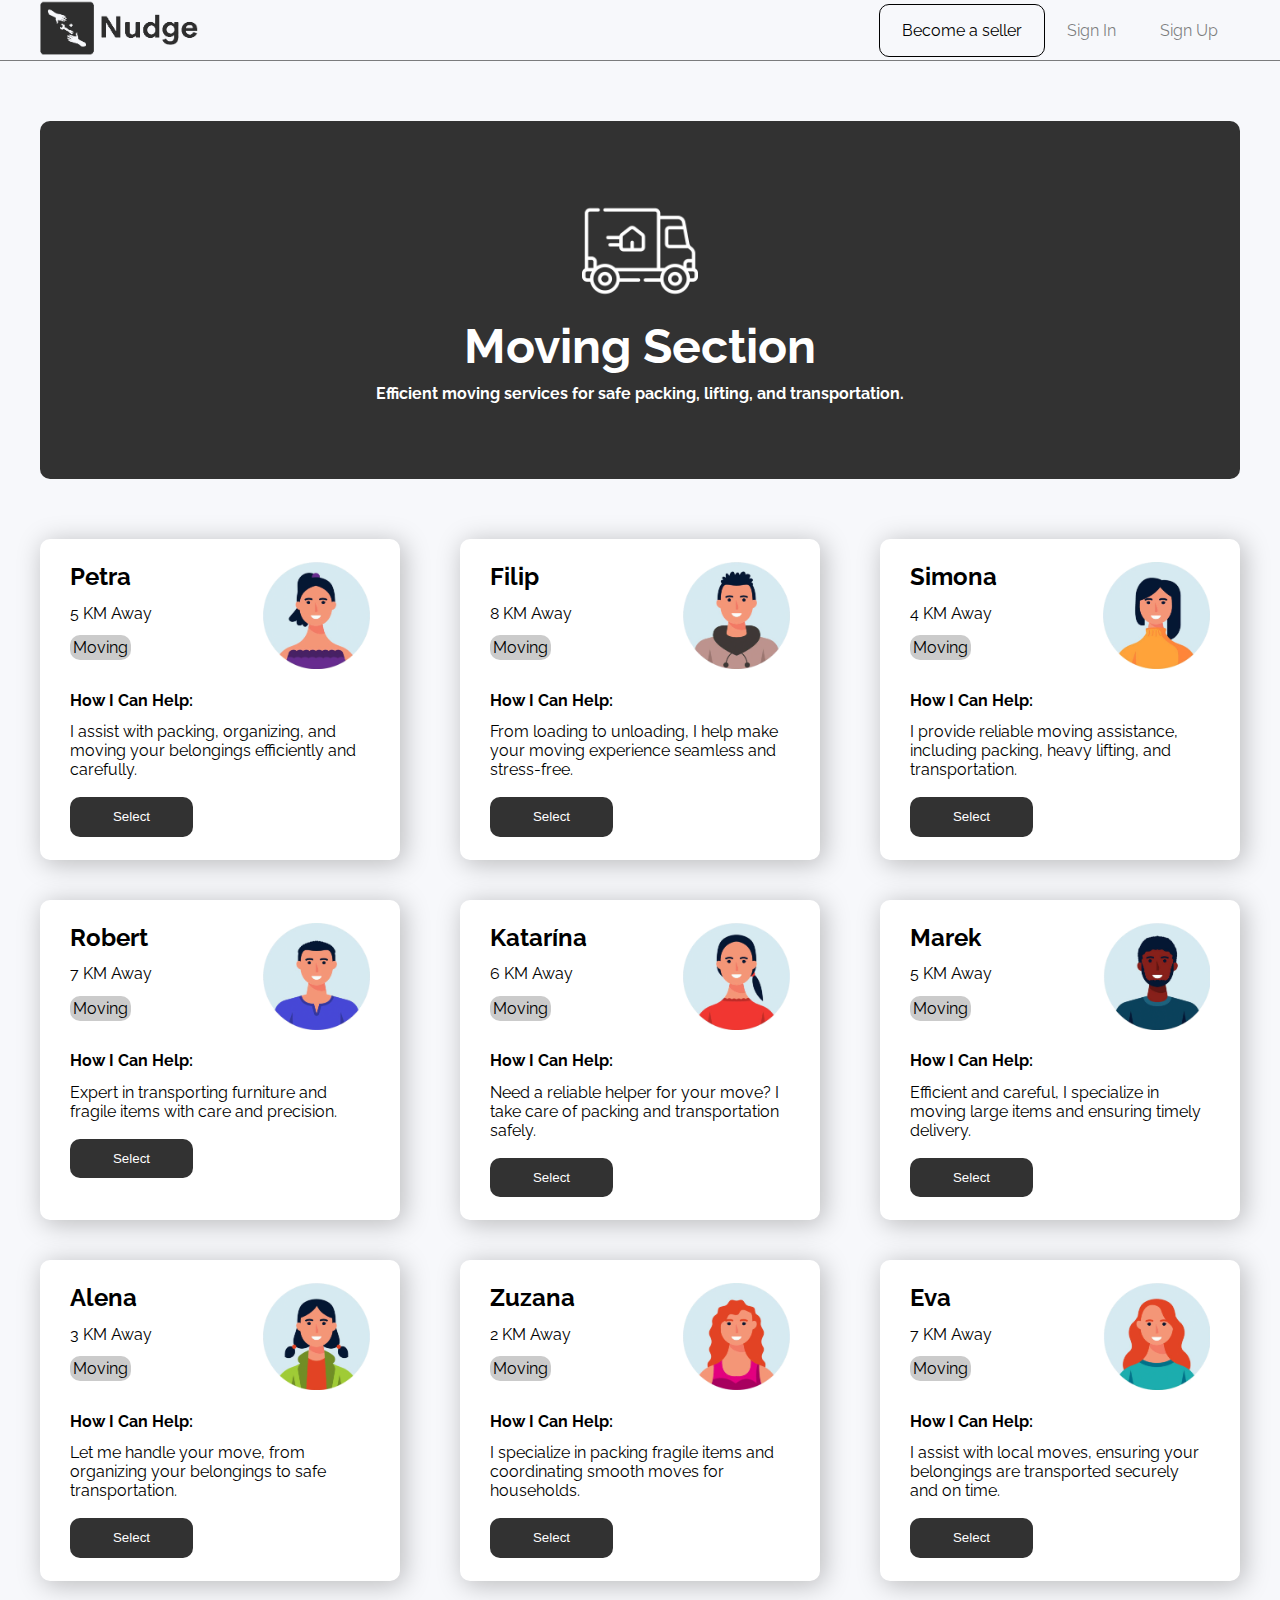
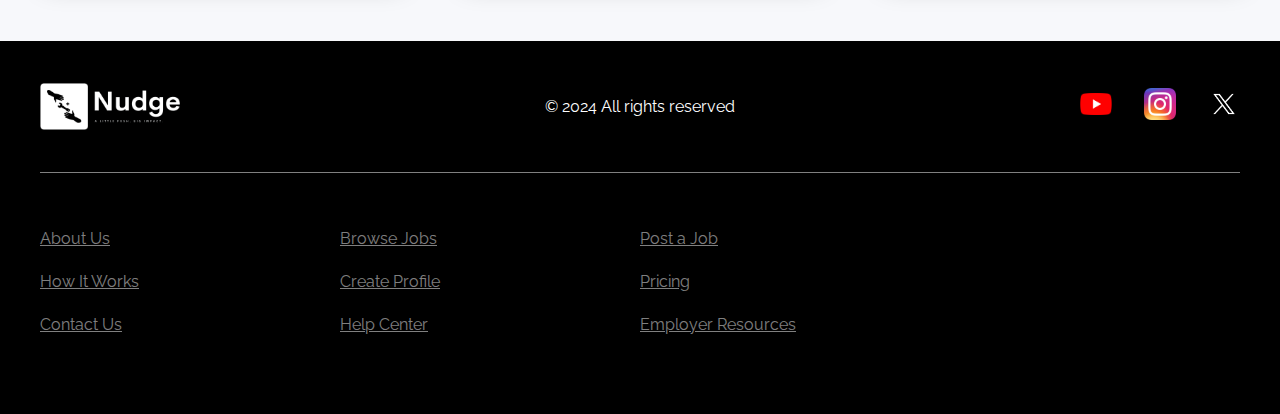
<file: moving.html>
<!DOCTYPE html>
<html lang="en">
  <head>
    <meta charset="UTF-8" />
    <meta name="viewport" content="width=device-width, initial-scale=1.0" />
    <title>Nudge</title>
    <link rel="stylesheet" href="./styles.css" />
    <link rel="preconnect" href="https://fonts.googleapis.com" />
    <link rel="preconnect" href="https://fonts.gstatic.com" crossorigin />
    <link
      href="https://fonts.googleapis.com/css2?family=Open+Sans:ital,wght@0,300..800;1,300..800&family=Raleway:ital,wght@0,100..900;1,100..900&display=swap"
      rel="stylesheet"
    />
  </head>
  <body>
    <header>
      <nav>
        <div class="in-nav">
          <div class="nav-logo">
            <a id="img-link" href="./index.html"
              ><img src="logo.png" alt="logo"
            /></a>
          </div>
          <ul class="nav-menu">
            <li class="nav-button nav-item"><a href="become_seller.html">Become a seller</a></li>
            <li class="nav-item"><a href="sign_in.html"> Sign In</a></li>
            <li class="nav-item"><a href="sign_up.html">Sign Up</a></li>
          </ul>

          <div class="humburger">
            <span class="bar"></span>
            <span class="bar"></span>
            <span class="bar"></span>
          </div>
        </div>
      </nav>
    </header>
    <main>
    
      <section class="main-header-section">
        <div class="section-icon">
          <img src="./icons/w/moving-truck.png" alt="Moving icon">
        </div>
        <h1 class="main-title">Moving Section</h1>
        <p class="page-description"><b>Efficient moving services for safe packing, lifting, and transportation.</b></p>

        </div>
      </section>
      <section class="seller-section">

        <div class="seller-card">
          <div class="name-and-profile">
            <h3 class="seller-name">Petra</h3>
            <p class="seler-distance">5 KM Away</p>
            <p class="seller-tag">Moving</p>
            <img src="./profile-pic/4.png" class="seller-picture" alt="profile picture">
          </div>
          <div class="profile-description">
            <p><b>How I Can Help:</b></p>
            <p>I assist with packing, organizing, and moving your belongings efficiently and carefully.</p>
          </div>
          <button class="select-seller-button">Select</button>
        </div>
        
        <div class="seller-card">
          <div class="name-and-profile">
            <h3 class="seller-name">Filip</h3>
            <p class="seler-distance">8 KM Away</p>
            <p class="seller-tag">Moving</p>
            <img src="./profile-pic/8.png" class="seller-picture" alt="profile picture">
          </div>
          <div class="profile-description">
            <p><b>How I Can Help:</b></p>
            <p>From loading to unloading, I help make your moving experience seamless and stress-free.</p>
          </div>
          <button class="select-seller-button">Select</button>
        </div>
        
        <div class="seller-card">
          <div class="name-and-profile">
            <h3 class="seller-name">Simona</h3>
            <p class="seler-distance">4 KM Away</p>
            <p class="seller-tag">Moving</p>
            <img src="./profile-pic/1.png" class="seller-picture" alt="profile picture">
          </div>
          <div class="profile-description">
            <p><b>How I Can Help:</b></p>
            <p>I provide reliable moving assistance, including packing, heavy lifting, and transportation.</p>
          </div>
          <button class="select-seller-button">Select</button>
        </div>
        
        <div class="seller-card">
          <div class="name-and-profile">
            <h3 class="seller-name">Robert</h3>
            <p class="seler-distance">7 KM Away</p>
            <p class="seller-tag">Moving</p>
            <img src="./profile-pic/2.png" class="seller-picture" alt="profile picture">
          </div>
          <div class="profile-description">
            <p><b>How I Can Help:</b></p>
            <p>Expert in transporting furniture and fragile items with care and precision.</p>
          </div>
          <button class="select-seller-button">Select</button>
        </div>
        
        <div class="seller-card">
          <div class="name-and-profile">
            <h3 class="seller-name">Katarína</h3>
            <p class="seler-distance">6 KM Away</p>
            <p class="seller-tag">Moving</p>
            <img src="./profile-pic/9.png" class="seller-picture" alt="profile picture">
          </div>
          <div class="profile-description">
            <p><b>How I Can Help:</b></p>
            <p>Need a reliable helper for your move? I take care of packing and transportation safely.</p>
          </div>
          <button class="select-seller-button">Select</button>
        </div>
        
        <div class="seller-card">
          <div class="name-and-profile">
            <h3 class="seller-name">Marek</h3>
            <p class="seler-distance">5 KM Away</p>
            <p class="seller-tag">Moving</p>
            <img src="./profile-pic/5.png" class="seller-picture" alt="profile picture">
          </div>
          <div class="profile-description">
            <p><b>How I Can Help:</b></p>
            <p>Efficient and careful, I specialize in moving large items and ensuring timely delivery.</p>
          </div>
          <button class="select-seller-button">Select</button>
        </div>
        
        <div class="seller-card">
          <div class="name-and-profile">
            <h3 class="seller-name">Alena</h3>
            <p class="seler-distance">3 KM Away</p>
            <p class="seller-tag">Moving</p>
            <img src="./profile-pic/6.png" class="seller-picture" alt="profile picture">
          </div>
          <div class="profile-description">
            <p><b>How I Can Help:</b></p>
            <p>Let me handle your move, from organizing your belongings to safe transportation.</p>
          </div>
          <button class="select-seller-button">Select</button>
        </div>
        
        <div class="seller-card">
          <div class="name-and-profile">
            <h3 class="seller-name">Zuzana</h3>
            <p class="seler-distance">2 KM Away</p>
            <p class="seller-tag">Moving</p>
            <img src="./profile-pic/3.png" class="seller-picture" alt="profile picture">
          </div>
          <div class="profile-description">
            <p><b>How I Can Help:</b></p>
            <p>I specialize in packing fragile items and coordinating smooth moves for households.</p>
          </div>
          <button class="select-seller-button">Select</button>
        </div>
        
        <div class="seller-card">
          <div class="name-and-profile">
            <h3 class="seller-name">Eva</h3>
            <p class="seler-distance">7 KM Away</p>
            <p class="seller-tag">Moving</p>
            <img src="./profile-pic/7.png" class="seller-picture" alt="profile picture">
          </div>
          <div class="profile-description">
            <p><b>How I Can Help:</b></p>
            <p>I assist with local moves, ensuring your belongings are transported securely and on time.</p>
          </div>
          <button class="select-seller-button">Select</button>
        </div>
        

      </section>

      </main>

      <footer>
        <div class="footer-content">
          <div class="logo-social-media">
            <img class="company-logo" src="main logo.png" alt="footer-logo">
            <p>&#169; 2024 All rights reserved</p>
            <ul>
              <li><a href=""><img src="./icons/youtube-play-button-computer-icons-youtube-youtube-logo-angle-rectangle-thumbnail.png" alt="link to youtube"></a></li>
              <li><a href=""><img src="./icons/Instagram_icon.png" alt="link to Instagram"></a></li>
              <li><a href=""><img src="./icons/twitter-x-logo.png" alt="link to Twitter"></a></li>
            </ul>
          </div>
          <div class="line"></div>
          <div class="all-links">
            
            <ul>
              <li><a href="/about-us">About Us</a></li>
              <li><a href="/how-it-works">How It Works</a></li>
              <li><a href="/contact-us">Contact Us</a></li>
            </ul>
      
            
            <ul>
              <li><a href="/browse-jobs">Browse Jobs</a></li>
              <li><a href="/create-profile">Create Profile</a></li>
              <li><a href="/help-center">Help Center</a></li>
            </ul>
      
            
            <ul>
              <li><a href="/post-a-job">Post a Job</a></li>
              <li><a href="/pricing">Pricing</a></li>
              <li><a href="/employer-resources">Employer Resources</a></li>
            </ul>
          </div>
        </div>
      </footer>

  </body>
  <script src="script.js"></script>
</html>
</file>
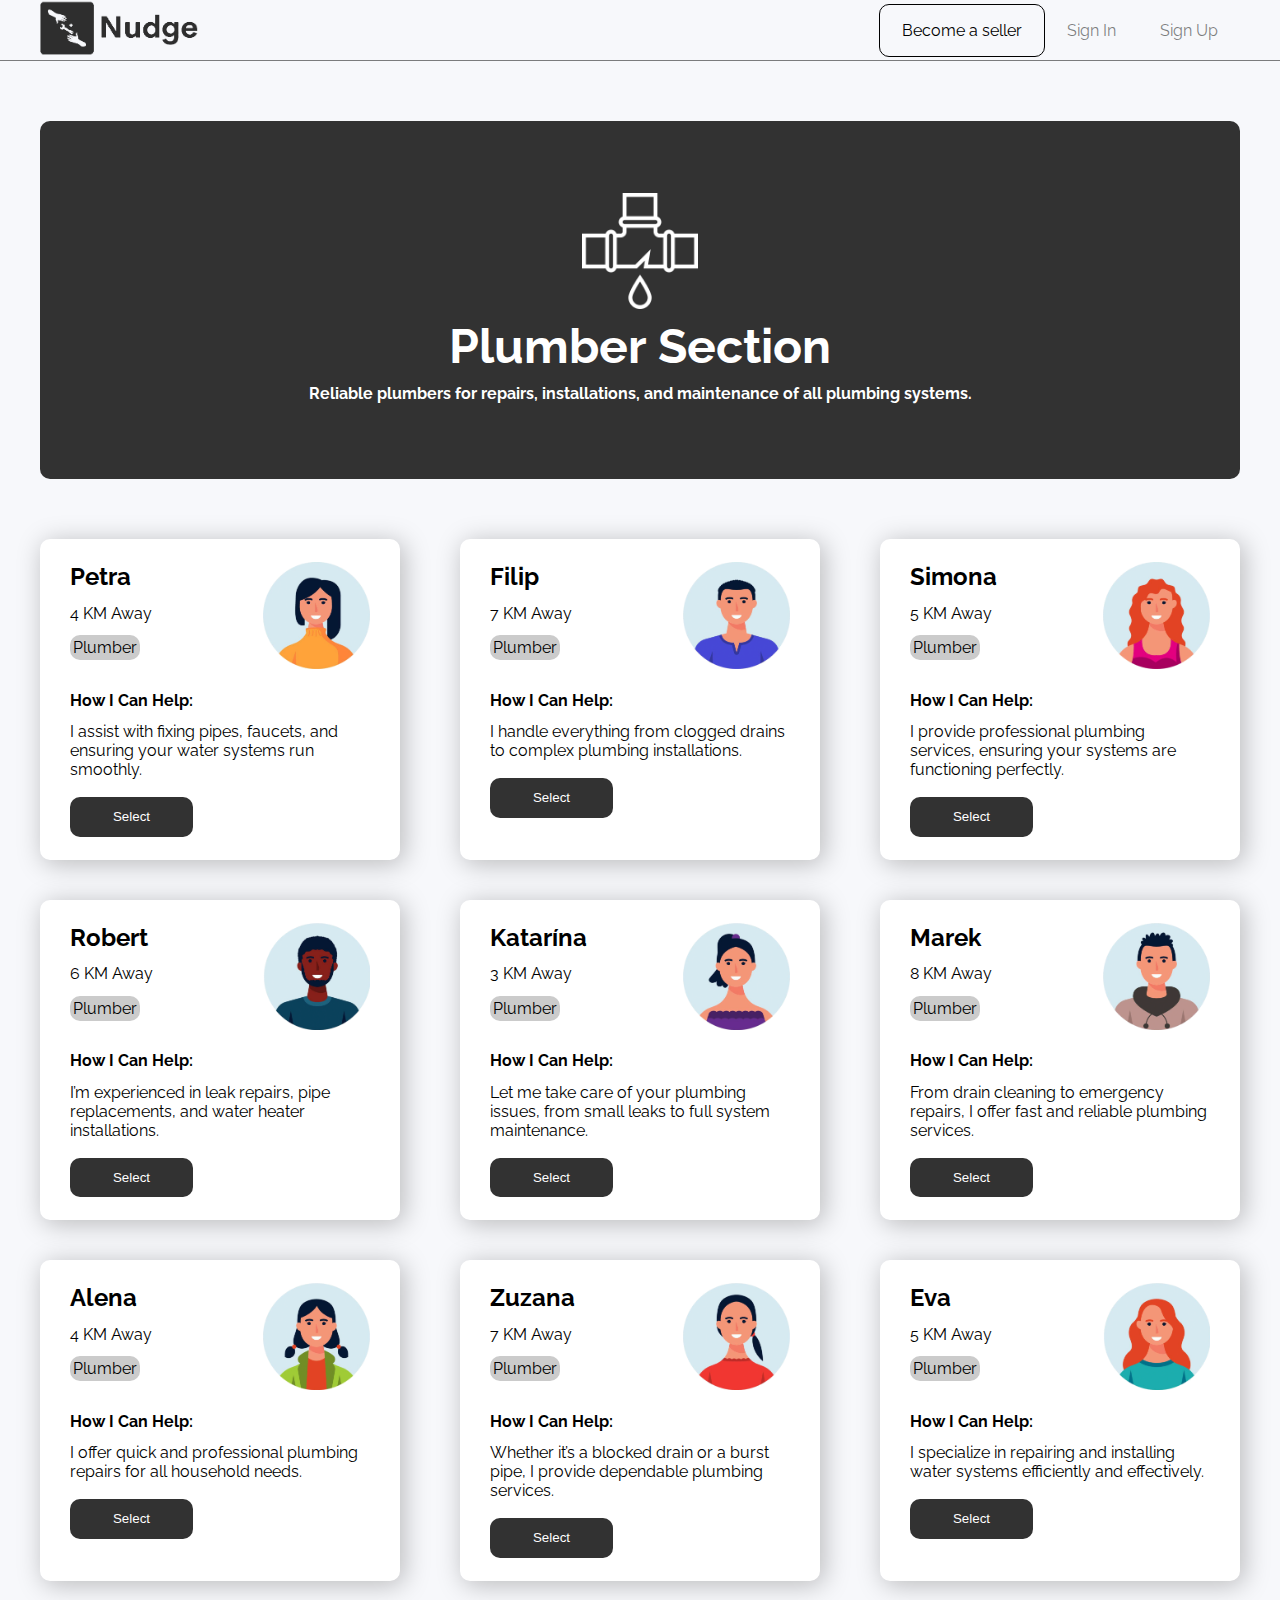
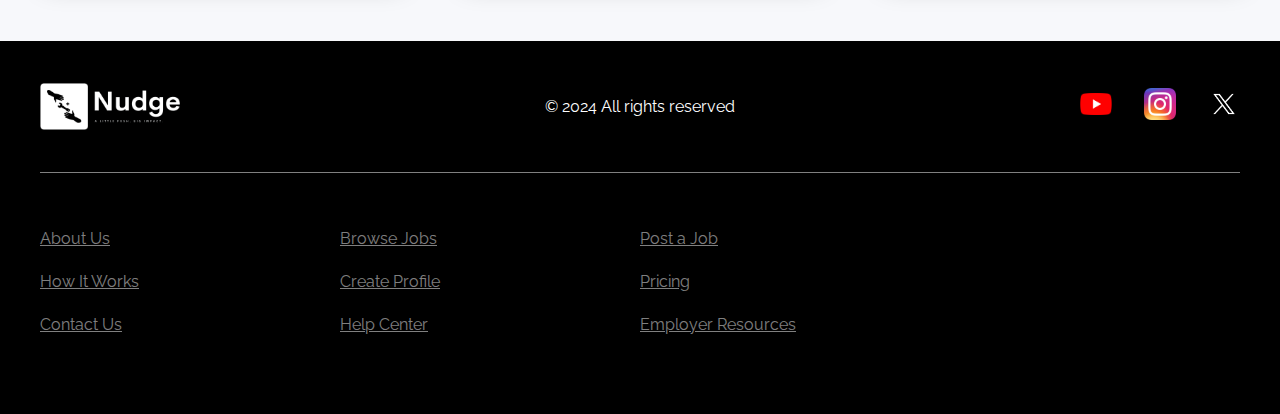
<file: Plumber.html>
<!DOCTYPE html>
<html lang="en">
  <head>
    <meta charset="UTF-8" />
    <meta name="viewport" content="width=device-width, initial-scale=1.0" />
    <title>Nudge</title>
    <link rel="stylesheet" href="./styles.css" />
    <link rel="preconnect" href="https://fonts.googleapis.com" />
    <link rel="preconnect" href="https://fonts.gstatic.com" crossorigin />
    <link
      href="https://fonts.googleapis.com/css2?family=Open+Sans:ital,wght@0,300..800;1,300..800&family=Raleway:ital,wght@0,100..900;1,100..900&display=swap"
      rel="stylesheet"
    />
  </head>
  <body>
    <header>
      <nav>
        <div class="in-nav">
          <div class="nav-logo">
            <a id="img-link" href="./index.html"
              ><img src="logo.png" alt="logo"
            /></a>
          </div>
          <ul class="nav-menu">
            <li class="nav-button nav-item"><a href="become_seller.html">Become a seller</a></li>
            <li class="nav-item"><a href="sign_in.html"> Sign In</a></li>
            <li class="nav-item"><a href="sign_up.html">Sign Up</a></li>
          </ul>

          <div class="humburger">
            <span class="bar"></span>
            <span class="bar"></span>
            <span class="bar"></span>
          </div>
        </div>
      </nav>
    </header>
    <main>
    
      <section class="main-header-section">
        <div class="section-icon">
          <img src="./icons/w/leak.png" alt="plumber icon">
        </div>
        <h1 class="main-title">Plumber Section</h1>
        <p class="page-description"><b>Reliable plumbers for repairs, installations, and maintenance of all plumbing systems.</b></p>
        </div>
      </section>
      <section class="seller-section">

        <div class="seller-card">
          <div class="name-and-profile">
            <h3 class="seller-name">Petra</h3>
            <p class="seler-distance">4 KM Away</p>
            <p class="seller-tag">Plumber</p>
            <img src="./profile-pic/1.png" class="seller-picture" alt="profile picture">
          </div>
          <div class="profile-description">
            <p><b>How I Can Help:</b></p>
            <p>I assist with fixing pipes, faucets, and ensuring your water systems run smoothly.</p>
          </div>
          <button class="select-seller-button">Select</button>
        </div>
        
        <div class="seller-card">
          <div class="name-and-profile">
            <h3 class="seller-name">Filip</h3>
            <p class="seler-distance">7 KM Away</p>
            <p class="seller-tag">Plumber</p>
            <img src="./profile-pic/2.png" class="seller-picture" alt="profile picture">
          </div>
          <div class="profile-description">
            <p><b>How I Can Help:</b></p>
            <p>I handle everything from clogged drains to complex plumbing installations.</p>
          </div>
          <button class="select-seller-button">Select</button>
        </div>
        
        <div class="seller-card">
          <div class="name-and-profile">
            <h3 class="seller-name">Simona</h3>
            <p class="seler-distance">5 KM Away</p>
            <p class="seller-tag">Plumber</p>
            <img src="./profile-pic/3.png" class="seller-picture" alt="profile picture">
          </div>
          <div class="profile-description">
            <p><b>How I Can Help:</b></p>
            <p>I provide professional plumbing services, ensuring your systems are functioning perfectly.</p>
          </div>
          <button class="select-seller-button">Select</button>
        </div>
        
        <div class="seller-card">
          <div class="name-and-profile">
            <h3 class="seller-name">Robert</h3>
            <p class="seler-distance">6 KM Away</p>
            <p class="seller-tag">Plumber</p>
            <img src="./profile-pic/5.png" class="seller-picture" alt="profile picture">
          </div>
          <div class="profile-description">
            <p><b>How I Can Help:</b></p>
            <p>I’m experienced in leak repairs, pipe replacements, and water heater installations.</p>
          </div>
          <button class="select-seller-button">Select</button>
        </div>
        
        <div class="seller-card">
          <div class="name-and-profile">
            <h3 class="seller-name">Katarína</h3>
            <p class="seler-distance">3 KM Away</p>
            <p class="seller-tag">Plumber</p>
            <img src="./profile-pic/4.png" class="seller-picture" alt="profile picture">
          </div>
          <div class="profile-description">
            <p><b>How I Can Help:</b></p>
            <p>Let me take care of your plumbing issues, from small leaks to full system maintenance.</p>
          </div>
          <button class="select-seller-button">Select</button>
        </div>
        
        <div class="seller-card">
          <div class="name-and-profile">
            <h3 class="seller-name">Marek</h3>
            <p class="seler-distance">8 KM Away</p>
            <p class="seller-tag">Plumber</p>
            <img src="./profile-pic/8.png" class="seller-picture" alt="profile picture">
          </div>
          <div class="profile-description">
            <p><b>How I Can Help:</b></p>
            <p>From drain cleaning to emergency repairs, I offer fast and reliable plumbing services.</p>
          </div>
          <button class="select-seller-button">Select</button>
        </div>
        
        <div class="seller-card">
          <div class="name-and-profile">
            <h3 class="seller-name">Alena</h3>
            <p class="seler-distance">4 KM Away</p>
            <p class="seller-tag">Plumber</p>
            <img src="./profile-pic/6.png" class="seller-picture" alt="profile picture">
          </div>
          <div class="profile-description">
            <p><b>How I Can Help:</b></p>
            <p>I offer quick and professional plumbing repairs for all household needs.</p>
          </div>
          <button class="select-seller-button">Select</button>
        </div>
        
        <div class="seller-card">
          <div class="name-and-profile">
            <h3 class="seller-name">Zuzana</h3>
            <p class="seler-distance">7 KM Away</p>
            <p class="seller-tag">Plumber</p>
            <img src="./profile-pic/9.png" class="seller-picture" alt="profile picture">
          </div>
          <div class="profile-description">
            <p><b>How I Can Help:</b></p>
            <p>Whether it’s a blocked drain or a burst pipe, I provide dependable plumbing services.</p>
          </div>
          <button class="select-seller-button">Select</button>
        </div>
        
        <div class="seller-card">
          <div class="name-and-profile">
            <h3 class="seller-name">Eva</h3>
            <p class="seler-distance">5 KM Away</p>
            <p class="seller-tag">Plumber</p>
            <img src="./profile-pic/7.png" class="seller-picture" alt="profile picture">
          </div>
          <div class="profile-description">
            <p><b>How I Can Help:</b></p>
            <p>I specialize in repairing and installing water systems efficiently and effectively.</p>
          </div>
          <button class="select-seller-button">Select</button>
        </div>
        

      </section>

      </main>

      <footer>
        <div class="footer-content">
          <div class="logo-social-media">
            <img class="company-logo" src="main logo.png" alt="footer-logo">
            <p>&#169; 2024 All rights reserved</p>
            <ul>
              <li><a href=""><img src="./icons/youtube-play-button-computer-icons-youtube-youtube-logo-angle-rectangle-thumbnail.png" alt="link to youtube"></a></li>
              <li><a href=""><img src="./icons/Instagram_icon.png" alt="link to Instagram"></a></li>
              <li><a href=""><img src="./icons/twitter-x-logo.png" alt="link to Twitter"></a></li>
            </ul>
          </div>
          <div class="line"></div>
          <div class="all-links">
            
            <ul>
              <li><a href="/about-us">About Us</a></li>
              <li><a href="/how-it-works">How It Works</a></li>
              <li><a href="/contact-us">Contact Us</a></li>
            </ul>
      
            
            <ul>
              <li><a href="/browse-jobs">Browse Jobs</a></li>
              <li><a href="/create-profile">Create Profile</a></li>
              <li><a href="/help-center">Help Center</a></li>
            </ul>
      
            
            <ul>
              <li><a href="/post-a-job">Post a Job</a></li>
              <li><a href="/pricing">Pricing</a></li>
              <li><a href="/employer-resources">Employer Resources</a></li>
            </ul>
          </div>
        </div>
      </footer>
      

  </body>
  <script src="script.js"></script>
</html>
</file>
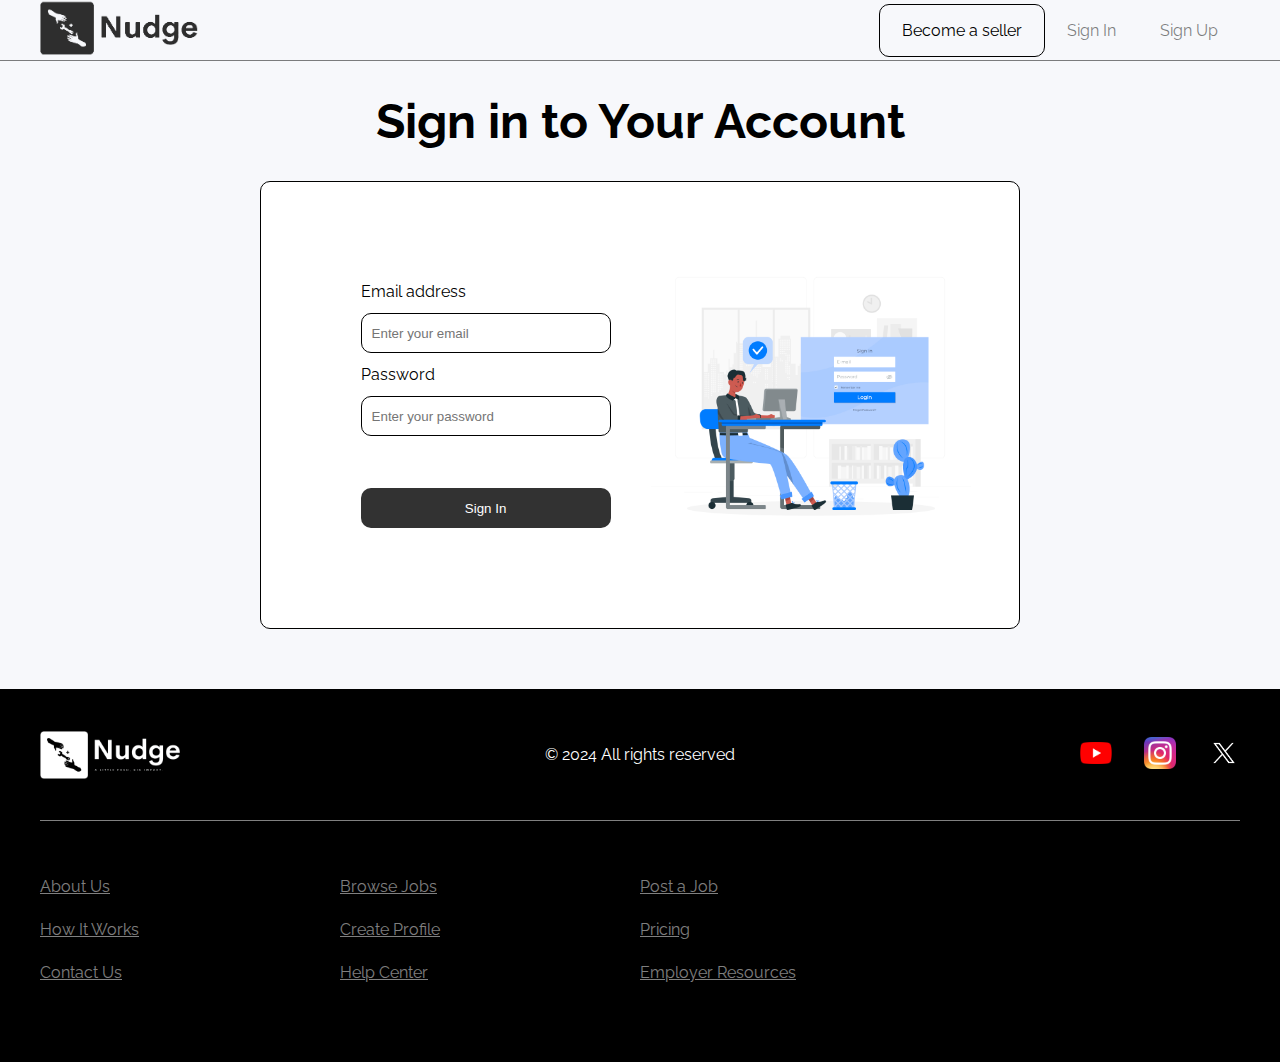
<file: sign_in.html>
<!DOCTYPE html>
<html lang="en">
  <head>
    <meta charset="UTF-8" />
    <meta name="viewport" content="width=device-width, initial-scale=1.0" />
    <title>Nudge</title>
    <link rel="stylesheet" href="./styles.css" />
    <link rel="preconnect" href="https://fonts.googleapis.com" />
    <link rel="preconnect" href="https://fonts.gstatic.com" crossorigin />
    <link
      href="https://fonts.googleapis.com/css2?family=Open+Sans:ital,wght@0,300..800;1,300..800&family=Raleway:ital,wght@0,100..900;1,100..900&display=swap"
      rel="stylesheet"
    />
  </head>
  <body>
    <header>
      <nav>
        <div class="in-nav">
          <div class="nav-logo">
            <a id="img-link" href="./index.html"
              ><img src="logo.png" alt="logo"
            /></a>
          </div>
          <ul class="nav-menu">
            <li class="nav-button nav-item"><a href="become_seller.html">Become a seller</a></li>
            <li class="nav-item"><a href="./sign_in.html"> Sign In</a></li>
            <li class="nav-item"><a href="./sign_up.html">Sign Up</a></li>
          </ul>

          <div class="humburger">
            <span class="bar"></span>
            <span class="bar"></span>
            <span class="bar"></span>
          </div>
        </div>
      </nav>
    </header>
    
    <main>
      <section class="sign-in-section">
      <h1>Sign in to Your Account</h1>
      <div class="sign-in-container">
        <div class="sign-in-input-container">
          <form class="form-inputs">
            <label for="email_address">Email address</label>
            <input type="email" id="email_address" name="email" placeholder="Enter your email">
          
            <label for="password">Password</label>
            <input type="password" name="password" id="password" placeholder="Enter your password">
          
            <button>Sign In</button>
          </form>
        </div>
        <div class="picture-container">
          <img class="sign-in-picture" src="illustrations/Sign_in.jpg" alt="Sign in illustration">
        </div>
      </div>
      
      </section>
    
    </main>
    
    <footer>
      <div class="footer-content">
        <div class="logo-social-media">
          <img class="company-logo" src="main logo.png" alt="footer-logo">
          <p>&#169; 2024 All rights reserved</p>
          <ul>
            <li><a href=""><img src="./icons/youtube-play-button-computer-icons-youtube-youtube-logo-angle-rectangle-thumbnail.png" alt="link to youtube"></a></li>
            <li><a href=""><img src="./icons/Instagram_icon.png" alt="link to Instagram"></a></li>
            <li><a href=""><img src="./icons/twitter-x-logo.png" alt="link to Twitter"></a></li>
          </ul>
        </div>
        <div class="line"></div>
        <div class="all-links">
          
          <ul>
            <li><a href="/about-us">About Us</a></li>
            <li><a href="/how-it-works">How It Works</a></li>
            <li><a href="/contact-us">Contact Us</a></li>
          </ul>
    
          
          <ul>
            <li><a href="/browse-jobs">Browse Jobs</a></li>
            <li><a href="/create-profile">Create Profile</a></li>
            <li><a href="/help-center">Help Center</a></li>
          </ul>
    
          
          <ul>
            <li><a href="/post-a-job">Post a Job</a></li>
            <li><a href="/pricing">Pricing</a></li>
            <li><a href="/employer-resources">Employer Resources</a></li>
          </ul>
        </div>
      </div>
    </footer>
  </body>
  <script src="script.js"></script>
</html>

  </body>
</html>
</file>
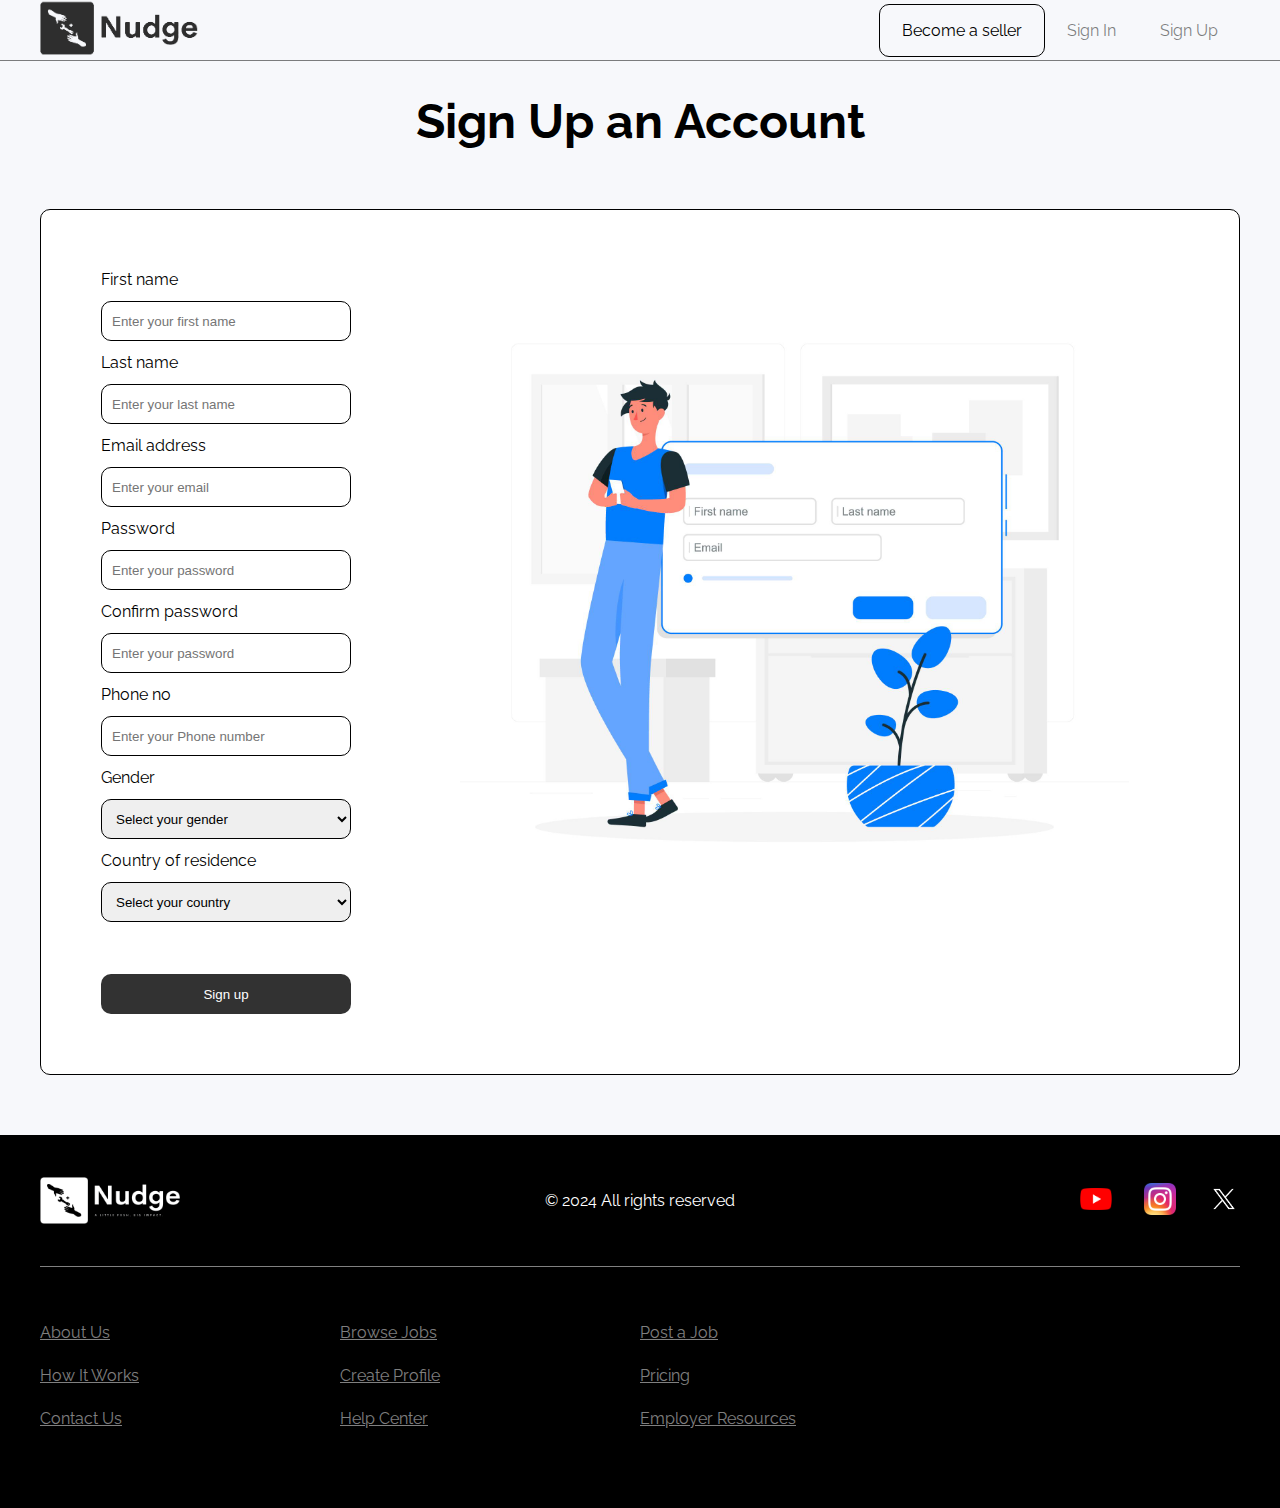
<file: sign_up.html>
<!DOCTYPE html>
<html lang="en">
  <head>
    <meta charset="UTF-8" />
    <meta name="viewport" content="width=device-width, initial-scale=1.0" />
    <title>Nudge</title>
    <link rel="stylesheet" href="./styles.css" />
    <link rel="preconnect" href="https://fonts.googleapis.com" />
    <link rel="preconnect" href="https://fonts.gstatic.com" crossorigin />
    <link
      href="https://fonts.googleapis.com/css2?family=Open+Sans:ital,wght@0,300..800;1,300..800&family=Raleway:ital,wght@0,100..900;1,100..900&display=swap"
      rel="stylesheet"
    />
  </head>
  <body>
    <header>
      <nav>
        <div class="in-nav">
          <div class="nav-logo">
            <a id="img-link" href="./index.html"
              ><img src="logo.png" alt="logo"
            /></a>
          </div>
          <ul class="nav-menu">
            <li class="nav-button nav-item"><a href="become_seller.html">Become a seller</a></li>
            <li class="nav-item"><a href="./sign_in.html"> Sign In</a></li>
            <li class="nav-item"><a href="./sign_up.html">Sign Up</a></li>
          </ul>

          <div class="humburger">
            <span class="bar"></span>
            <span class="bar"></span>
            <span class="bar"></span>
          </div>
        </div>
      </nav>
    </header>
    
    <main>
      <section class="sign-up-section">
      <h1>Sign Up an Account</h1>
      <div class="sign-up-container">
        <div class="sign-up-input-container">
          <form class="form-inputs">
            <label for="first_name">First name</label>
            <input type="text" id="first_name" name="first_name" placeholder="Enter your first name">
            
            <label for="last_name">Last name</label>
            <input type="text" id="last_name" name="last_name" placeholder="Enter your last name">
            
            <label for="email_address">Email address</label>
            <input type="email" id="email_address" name="email" placeholder="Enter your email">
          
            <label for="password">Password</label>
            <input type="password" name="password" id="password" placeholder="Enter your password">

            <label for="password-confirm">Confirm password</label>
            <input type="password" name="password" id="password-confirm" placeholder="Enter your password">

            <label for="phone">Phone no</label>
            <input type="text" name="phone-number" id="phone" placeholder="Enter your Phone number">

            <label for="gender">Gender</label>
              <select name="gender" id="gender">
                <option value="not_selected">Select your gender</option>
                <option value="male">Male</option>
                <option value="female">Female</option>
              </select>

            <label for="countires">Country of residence</label>
            <select name="countries" id="countires">
              <option value="not_selected">Select your country</option>
              <option value="afghanistan">Afghanistan</option>
              <option value="slovakia">Slovakia</option>
              <option value="germany">Germany</option>
              <option value="france">France</option>
              <option value="span">Spain</option>
              <option value="poland">Poland</option>
              </select>
            <button>Sign up</button>
          </form>
        </div>
        <div class="picture-container">
          <img class="sign-up-picture" src="illustrations/Sign_up.jpg" alt="Sign up illustration">
        </div>
      </div>
      
      </section>
    
    </main>
    
    <footer>
      <div class="footer-content">
        <div class="logo-social-media">
          <img class="company-logo" src="main logo.png" alt="footer-logo">
          <p>&#169; 2024 All rights reserved</p>
          <ul>
            <li><a href=""><img src="./icons/youtube-play-button-computer-icons-youtube-youtube-logo-angle-rectangle-thumbnail.png" alt="link to youtube"></a></li>
            <li><a href=""><img src="./icons/Instagram_icon.png" alt="link to Instagram"></a></li>
            <li><a href=""><img src="./icons/twitter-x-logo.png" alt="link to Twitter"></a></li>
          </ul>
        </div>
        <div class="line"></div>
        <div class="all-links">
          
          <ul>
            <li><a href="/about-us">About Us</a></li>
            <li><a href="/how-it-works">How It Works</a></li>
            <li><a href="/contact-us">Contact Us</a></li>
          </ul>
    
          
          <ul>
            <li><a href="/browse-jobs">Browse Jobs</a></li>
            <li><a href="/create-profile">Create Profile</a></li>
            <li><a href="/help-center">Help Center</a></li>
          </ul>
    
          
          <ul>
            <li><a href="/post-a-job">Post a Job</a></li>
            <li><a href="/pricing">Pricing</a></li>
            <li><a href="/employer-resources">Employer Resources</a></li>
          </ul>
        </div>
      </div>
    </footer>
  </body>
  <script src="script.js"></script>
</html>

  </body>
</html>
</file>
<file: styles.css>
html {
  font-size: 16px;
  background-color: #f7f8fb;
  box-sizing: border-box;
}
*,
*::after,
*::before {
  box-sizing: inherit;
}
body {
  font-family: "Raleway", sans-serif;
  margin: 0;
  padding: 0;
  min-width: 460px;
}

h2 {
  font-size: 2rem;
}
h1 {
  font-size: 3rem;
}
h3 {
  font-size: 1.5rem;
}
nav {
  border-bottom: 0.5px solid rgba(0, 0, 0, 0.5);
  background-color: #f7f8fb;
  min-height: 60px;
  position: sticky;
  top: 0;
  right: 0;
}

.humburger {
  display: none;
  cursor: pointer;
}
.bar {
  display: block;
  width: 25px;
  height: 3px;
  margin: 5px auto;
  background-color: #000000;
}
.in-nav {
  max-width: 1200px;
  margin: 0 auto;
  display: flex;
  flex-flow: row nowrap;
  justify-content: space-between;
  align-items: center;
}

.in-nav img {
  width: 158px;
}

.nav-menu {
  list-style-type: none;
  display: flex;
  flex-flow: row nowrap;
  align-items: center;
  margin: 0;
  padding: 0;
  justify-content: space-between;
}
.nav-logo {
  flex-basis: 60%;
  flex-shrink: 1;
  background-color: #f7f8fb;
}
.nav-item {
  flex-shrink: 0;
}
.in-nav a {
  text-decoration: none;
  color: rgba(0, 0, 0, 0.5);
  padding: 16px 22px;
}
#img-link {
  padding: 0;
}
.in-nav a:hover {
  color: rgb(0, 0, 0);
}

.nav-button a {
  border: 1px solid black;
  border-radius: 10px;
  color: #000000;
}
.nav-button a:hover {
  background-color: #323232;
  color: #ffffff;
}
main {
  max-width: 1200px;
  margin: 0 auto;
}
.main-header-section {
  height: 358px;
  background-color: #323232;
  margin: 60px auto 20px auto;
  border-radius: 10px;
  display: flex;
  flex-flow: column nowrap;
  justify-content: center;
  padding: 30px;
}

.main-logo {
  width: 389px;
  height: 132px;
  display: block;
  margin: 0 auto;
}
.main-logo-img-container .search-bar {
  background: #ffffff;
  max-width: 660px;
  height: 60px;
  margin: 60px auto 0 auto;
  border-radius: 10px;
}
.search-bar input {
  width: 90%;
  height: 100%;
  border-radius: 10px;
  border: none;
  font-size: 1.9rem;
}
.search-bar input:focus {
  outline: none;
}

.search-bar button {
  width: 9%;
  height: 51px;
  border-radius: 10px;
  border: none;
  background-color: #323232;
}
.search-bar button:hover {
  background-color: #3d3d3d;
}

.service-cards {
  margin: 0 auto 60px auto;
}
.service-cards .icon-img {
  width: 70px;
}
.service-cards ul {
  margin: 0;
  padding: 0;
  list-style-type: none;
  display: flex;
  flex-direction: row;
  flex-wrap: wrap;
  justify-content: space-between;
  row-gap: 15px;
}
.service-cards .service-card {
  display: block;
  width: 116px;
  height: 116px;
  box-shadow: 0 4px 13.8px 0 rgb(0 0 0 / 25%);
  border-radius: 10px;
  text-decoration: none;
  color: rgba(0, 0, 0, 0.5);
  display: flex;
  flex-flow: column nowrap;
  align-items: center;
  justify-content: center;
  background-color: #ffffff;
}

.service-cards .service-card:hover {
  background-color: rgba(141, 141, 141, 0.13);
}

.service-card p {
  font-size: 15px;
  margin: 13px 0 0 0;
  color: #000000;
}

.how-works {
  background-color: #e2e2e2;
  display: grid;
  grid-template-columns: 1fr 1fr 1fr;
  grid-template-rows: auto;
  column-gap: 60px;
  padding: 24px;
  border-radius: 10px;
  margin-bottom: 60px;
}

.how-works .header {
  grid-column: 1/4;
  text-align: center;
  margin-bottom: 40px;
}
.how-works p,
h3 {
  text-align: center;
}

.reviews {
  display: grid;
  grid-template-columns: repeat(3, 1fr);
  grid-template-rows: auto;
  margin: 0 auto;
  align-content: space-between;
  justify-content: space-between;
  margin-bottom: 60px;
}
.reviews h2 {
  grid-column: 1/4;
  text-align: center;
  margin-bottom: 30px;
}
.name-stars {
  display: grid;
  grid-template-columns: 1fr 1fr;
  grid-template-rows: 1fr;
  align-items: center;
}

.review-card {
  padding: 24px 16px;
}
footer {
  background-color: #000000;
  color: #ffffff;
}
.footer-content {
  max-width: 1200px;
  margin: 0 auto;
  padding: 40px 0;
}
footer ul img {
  width: 32px;
}
footer .company-logo {
  width: 140px;
}

footer .line {
  height: 1px;
  background-color: rgba(255, 255, 255, 0.5);
  margin: 40px 0;
}

.logo-social-media {
  display: grid;
  grid-template-columns: repeat(3, 1fr);
  align-items: center;
  justify-items: auto;
  justify-content: space-between;
}

.logo-social-media ul {
  list-style-type: none;
  display: flex;
  align-items: center;
  column-gap: 32px;
  margin: 0 0 0 auto;
  text-align: right;
}
footer .logo-social-media p {
  text-align: center;
}

footer .all-links {
  display: grid;
  grid-template-columns: repeat(4, 1fr);
  grid-template-rows: auto;
}

.all-links ul {
  padding: 0;
  list-style-type: none;
}
footer .all-links a {
  color: rgba(255, 255, 255, 0.5);
}
footer .all-links a:hover {
  color: rgba(255, 255, 255);
}
.all-links li {
  margin-bottom: 24px;
}
/* seller section */
.main-header-section .main-title,
.page-description {
  text-align: center;
  color: #ffffff;
  margin: 5px;
}
.section-icon {
  text-align: center;
}
.section-icon img {
  width: 116px;
}

.seller-section {
  display: grid;
  grid-template-columns: repeat(3, 1fr);
  grid-template-rows: auto;
  row-gap: 40px;
  column-gap: 60px;

  margin: 60px 0;
}

.seller-card {
  width: 360px;
  background-color: #ffffff;
  padding: 23px 30px;
  border-radius: 10px;
  box-shadow: 3.07px 3.07px 25.39px 0 rgb(0 0 0 / 25%);
}
.seller-card:hover {
  background-color: rgba(141, 141, 141, 0.13);
}
.seller-card p,
h3 {
  margin: 0;
  margin-bottom: 12.5px;
}

.seller-card .seller-picture {
  width: 107px;
}
.seller-card .name-and-profile {
  display: grid;
  grid-template-columns: 2fr 1fr;
  grid-template-rows: repeat(3, 0.1fr);
  margin-bottom: 18px;
}

.seller-name {
  text-align: left;
  grid-column: 1/2;
  grid-row: 1/2;
}
.seller-distance {
  grid-column: 1/2;
  grid-row: 2/3;
}
.seller-picture {
  grid-column: 2/3;
  grid-row: 1/4;
}
.seller-tag {
  background-color: #cbcbcb;
  width: fit-content;
  padding: 3px;
  border-radius: 10px;
}
.seller-tag p {
  margin-bottom: 0;
}
.profile-description {
  margin-bottom: 18px;
}
.select-seller-button {
  width: 123px;
  padding: 12.27px 16.86px;
  border: none;
  border-radius: 10px;
  background-color: #323232;
  color: #ffffff;
}
.select-seller-button:hover {
  background-color: #3d3d3d;
  cursor: pointer;
}
/* Sign in section */
.sign-in-section h1 {
  text-align: center;
}
.sign-in-container {
  margin: 0 auto;
  width: 63.4%;
  display: grid;
  grid-template-columns: 1fr 1fr;
  justify-items: center;
  border: 1px solid #000000;
  border-radius: 10px;
  margin-bottom: 60px;
  background-color: #ffffff;
  padding: 60px;
}
.pciture-container {
  width: 50%;
}
.sign-in-input-container {
  padding: 40px;
}
.sign-in-picture {
  width: 320px;
}

.form-inputs {
  display: flex;
  flex-flow: column nowrap;
  justify-content: center;
  row-gap: 12px;
}
.form-inputs input {
  width: 250px;
  height: 40px;
  border: 0.5px solid #000000;
  border-radius: 10px;
  padding: 0 10px;
}
.form-inputs input[type="file"] {
  display: none;
}

.form-inputs select {
  width: 250px;
  height: 40px;
  border: 0.5px solid #000000;
  border-radius: 10px;
  padding: 0 10px;
}
.form-inputs input:focus {
  outline: 0;
}
.form-inputs button {
  width: 250px;
  height: 40px;
  background-color: #323232;
  border-radius: 10px;
  border: none;
  color: #ffffff;
  margin-top: 40px;
}
.form-inputs button:hover {
  background-color: #3d3d3d;
}

/* Register section */
.upload {
  width: 250px;
  height: 40px;
  border: 0.5px solid #000000;
  display: inline-block;
  border-radius: 10px;
  cursor: pointer;
  padding: 10px 10px;
  font-size: 14px;
  background-color: #ffffff;
}
.register-section h1 {
  text-align: center;
}

.register-container {
  display: grid;
  grid-template-columns: repeat(2, 1fr);
  background-color: #ffffff;
  border: 1px solid #000000;
  border-radius: 10px;
  padding: 60px;
  margin: 60px 0;
}

.register-container .picture-container {
  grid-column: 2/3;
}
.register-picture {
  width: 700px;
}
.outside-button {
  grid-row: 2/3;
  grid-column: 1/3;
  width: 365px;
  height: 50px;
  margin: 0 auto;
  background-color: #323232;
  color: #ffffff;
  border-radius: 10px;
  margin-top: 40px;
}
.outside-button:hover {
  background-color: #3d3d3d;
}

.register-freelancer h1 {
  text-align: center;
  margin-bottom: 60px;
}

/* sign up section */
.sign-up-container {
  display: grid;
  grid-template-columns: 1fr 2fr;
  background-color: #ffffff;
  padding: 60px;
  border: 1px solid #000000;
  border-radius: 10px;
  margin: 60px 0;
}
.sign-up-section h1 {
  text-align: center;
}
.sign-up-container .picture-container {
  grid-column: 2/3;
}
.sign-up-picture {
  width: 669px;
}

/* Responsive section */

@media (max-width: 1260px) {
  main,
  .in-nav,
  .footer-content {
    max-width: 85%;
  }
  .service-cards .service-card {
    width: 105px;
    height: 105px;
  }
  .service-cards .icon-img {
    width: 65px;
  }
  .service-card p {
    font-size: 15px;
  }
  .seller-section {
    grid-template-columns: repeat(2, 1fr);
    justify-items: center;
    column-gap: 40px;
  }
  .sign-in-picture {
    width: 280px;
  }
  .register-container {
    grid-template-columns: 1fr 2fr;
  }
  .register-picture {
    width: 100%;
  }
  .form-inputs {
    row-gap: 8px;
  }
  .form-inputs input,
  .form-inputs select {
    width: 220px;
    height: 30px;
  }
  .upload {
    width: 220px;
    height: 30px;
    padding: 5px;
  }

  .form-inputs button {
    width: 220px;
    height: 30px;
  }
  .sign-in-container,
  .register-container {
    padding: 40px;
  }

  .sign-up-picture {
    width: 560px;
  }
}

@media (max-width: 1240px) {
  .sign-in-container {
    grid-template-columns: 1fr;
  }
  .picture-container {
    grid-row: 1/2;
  }
}

@media (max-width: 1060px) {
  .service-cards ul {
    justify-content: center;
    column-gap: 15px;
  }
  .service-cards .service-card {
    width: 95px;
    height: 95px;
  }
  .service-cards .icon-img {
    width: 55px;
  }
  .service-card p {
    font-size: 13px;
  }
  .register-container {
    grid-template-columns: 1fr;
    justify-items: center;
  }
  .register-container .picture-container {
    grid-column: 1/2;
  }
  .outside-button {
    grid-column: 1/2;
    grid-row: 3/4;
    width: 220px;
    height: 30px;
  }
  .sign-up-container {
    grid-template-columns: 1fr;
    justify-items: center;
  }
  .sign-up-picture {
    width: 500px;
  }
  .sign-up-container .picture-container {
    grid-column: 1/2;
  }
  .sign-up-input-container {
    grid-template-columns: 1/2;
  }
}

@media (max-width: 930px) {
  .how-works {
    display: block;
  }
  .reviews {
    grid-template-columns: 1fr 1fr;
  }
  .reviews h2 {
    grid-column: 1/3;
  }
  .seller-section {
    grid-template-columns: 1fr;
  }
}

@media (max-width: 830px) {
  .search-bar input {
    width: 89%;
  }
  .search-bar button {
    width: 10%;
  }
  .humburger {
    display: block;
  }
  .humburger.active .bar:nth-child(2) {
    opacity: 0;
  }
  .humburger.active .bar:nth-child(1) {
    transform: translateY(8px) rotate(45deg);
  }
  .humburger.active .bar:nth-child(3) {
    transform: translateY(-8px) rotate(-45deg);
  }
  .nav-menu {
    position: fixed;
    left: -100%;
    top: 60px;
    gap: 0;
    flex-direction: column;
    background-color: #f7f8fb;
    width: 100%;
    text-align: center;
  }

  .nav-menu.active {
    left: 0;
  }
  .nav-button a {
    border: none;
    border-radius: 0;
    color: rgba(0, 0, 0, 0.5);
  }
  .in-nav a {
    display: block;
    border-radius: 0;
  }
  .nav-menu a:hover {
    background-color: #323232;
    color: #ffffff;
  }
  .in-nav .nav-item {
    width: 100%;
  }
  .nav-logo {
    flex-basis: auto;
  }

  @media (max-width: 730px) {
    nav {
      min-height: 50px;
    }
    .search-bar input {
      width: 88%;
    }
    .search-bar button {
      width: 11%;
    }
    .picture-container {
      display: none;
    }
    .sign-in-container {
      display: block;
    }
  }
  @media (max-width: 680px) {
    .in-nav img {
      width: 128px;
    }
    .in-nav a {
      padding: 8px 12px;
    }
    .search-section {
      height: 320px;
    }
    .main-logo {
      width: 289px;
      height: auto;
    }
    .main-logo-img-container .search-bar {
      height: 45px;
    }
    .search-bar input {
      font-size: 1.2rem;
    }
    #search-icon {
      height: 18px;
    }
    .search-bar input {
      width: 88.5%;
    }
    .search-bar button {
      width: 10%;
      height: 40px;
    }
    .main-logo-img-container .search-bar {
      padding: 3px 0;
    }
  }
  @media (max-width: 680px) {
    .reviews {
      display: block;
    }
    .logo-social-media {
      grid-template-rows: 1fr 1fr;
      grid-template-columns: 1fr 1fr;
    }
    footer .company-logo {
      grid-row: 2/3;
    }
    .logo-social-media ul {
      grid-row: 2/3;
    }
    footer .logo-social-media p {
      grid-column: 1/3;
    }
    footer .all-links {
      grid-template-columns: repeat(3, 1fr);
    }
    .all-links li {
      text-align: center;
    }
  }

  @media (max-width: 580px) {
    .service-cards .service-card {
      width: 80px;
      height: 80px;
    }
    .service-cards .icon-img {
      width: 35px;
    }
    .service-card p {
      font-size: 12px;
    }
    .search-bar input {
      width: 88%;
    }
    .search-bar button {
      width: 10%;
      height: 40px;
    }
  }
  @media (max-width: 580px) {
    .search-bar input {
      width: 86.5%;
    }
    .search-bar button {
      width: 11.5%;
      height: 40px;
    }
  }
}
</file>
